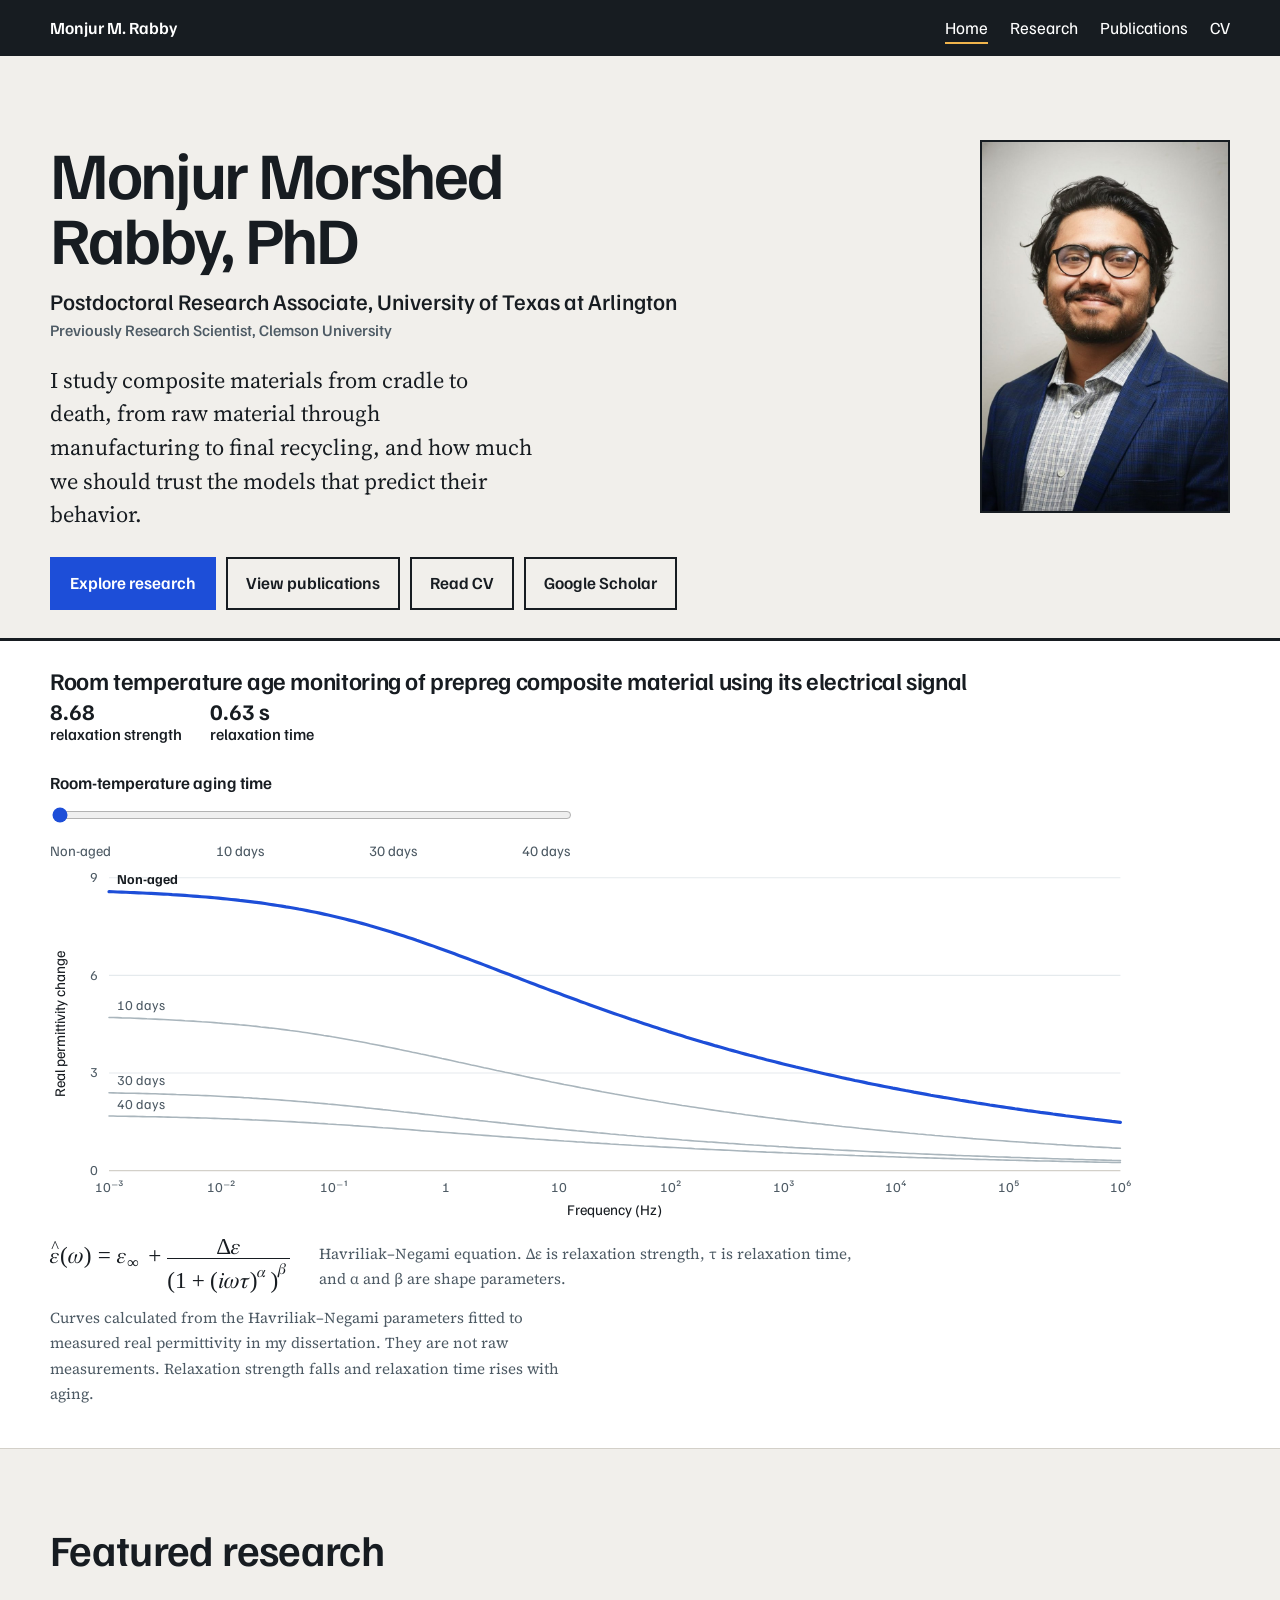
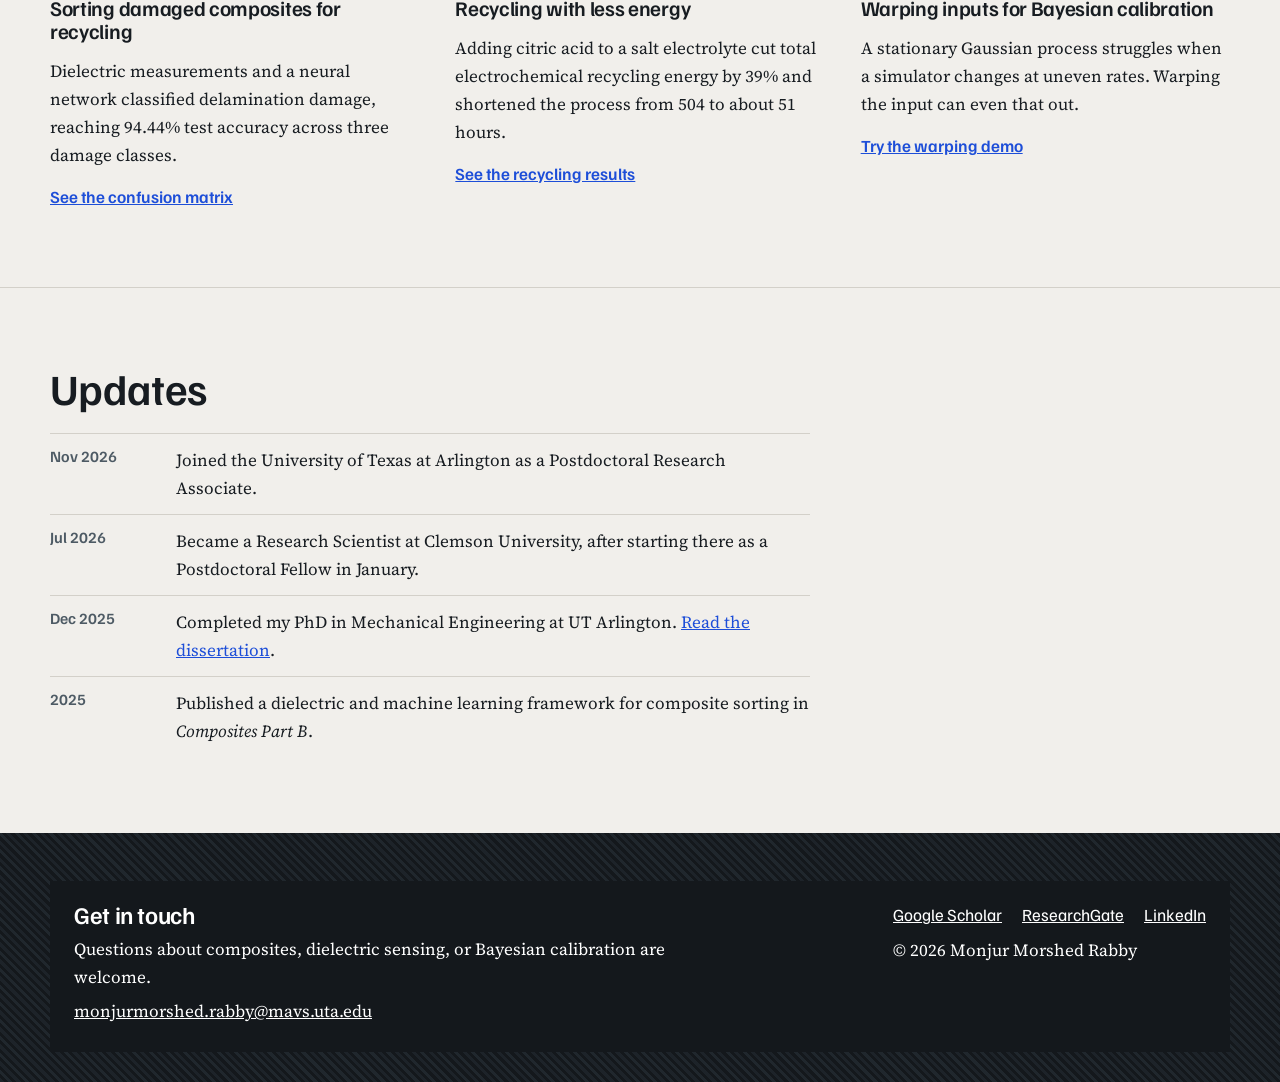
<file: index.html>
<!DOCTYPE html>
<html lang="en"><head><meta charset="UTF-8"><meta name="viewport" content="width=device-width, initial-scale=1">
<title>Monjur Morshed Rabby, PhD | Composites and Uncertainty Quantification</title><meta name="description" content="Monjur Morshed Rabby is a Postdoctoral Research Associate at UT Arlington and former Research Scientist at Clemson University, working on composite materials, dielectric sensing, and Bayesian uncertainty quantification."><link rel="canonical" href="https://mrabby07.github.io/">
<meta property="og:type" content="profile"><meta property="og:title" content="Monjur Morshed Rabby, PhD | Composites and Uncertainty Quantification"><meta property="og:description" content="Monjur Morshed Rabby is a Postdoctoral Research Associate at UT Arlington and former Research Scientist at Clemson University, working on composite materials, dielectric sensing, and Bayesian uncertainty quantification."><meta property="og:url" content="https://mrabby07.github.io/"><meta property="og:image" content="https://mrabby07.github.io/assets/img/headshot.jpg"><meta name="twitter:card" content="summary">
<link rel="icon" href="data:image/svg+xml,%3Csvg xmlns='http://www.w3.org/2000/svg' viewBox='0 0 32 32'%3E%3Crect width='32' height='32' fill='%23171C21'/%3E%3Cpath d='M3 9C10 9 12 24 19 24s7-3 10-3' fill='none' stroke='%23F0B44C' stroke-width='3' stroke-linecap='round'/%3E%3C/svg%3E">
<link rel="preconnect" href="https://fonts.googleapis.com"><link rel="preconnect" href="https://fonts.gstatic.com" crossorigin>
<link href="https://fonts.googleapis.com/css2?family=Familjen+Grotesk:wght@400;500;600;700&family=Source+Serif+4:ital,opsz,wght@0,8..60,400;0,8..60,600;1,8..60,400&display=swap" rel="stylesheet">
<link rel="stylesheet" href="assets/site.css"><script type="application/ld+json">{"@context":"https://schema.org","@type":"Person","name":"Monjur Morshed Rabby","image":"https://mrabby07.github.io/assets/img/headshot.jpg","honorificSuffix":"PhD","jobTitle":"Postdoctoral Research Associate","url":"https://mrabby07.github.io/","affiliation":{"@type":"CollegeOrUniversity","name":"University of Texas at Arlington"},"alumniOf":[{"@type":"CollegeOrUniversity","name":"University of Texas at Arlington"},{"@type":"CollegeOrUniversity","name":"Bangladesh University of Engineering and Technology"}],"sameAs":["https://scholar.google.com/citations?user=is3o6EQAAAAJ","https://www.researchgate.net/profile/Monjur-Morshed-Rabby","https://www.linkedin.com/in/monjur-morshed-rabby-phd-6b66141a7"]}</script></head><body>
<a class="skip" href="#main">Skip to content</a>
<nav class="nav" aria-label="Main"><div class="wrap"><a class="brand" href="index.html">Monjur M. Rabby</a><ul><li><a href="index.html" aria-current="page">Home</a></li><li><a href="research.html">Research</a></li><li><a href="publications.html">Publications</a></li><li><a href="cv.html">CV</a></li></ul></div></nav>
<main id="main"><header class="hero"><div class="wrap"><div class="hero-text"><img class="headshot" src="assets/img/headshot.jpg" alt="Portrait of Monjur Morshed Rabby" width="720" height="1080"><h1>Monjur Morshed<br>Rabby, PhD</h1>
<p class="title">Postdoctoral Research Associate, University of Texas at Arlington</p><p class="prev">Previously Research Scientist, Clemson University</p>
<p class="lede">I study composite materials from cradle to death, from raw material through manufacturing to final recycling, and how much we should trust the models that predict their behavior.</p>
<div class="actions"><a class="btn solid" href="research.html">Explore research</a><a class="btn" href="publications.html">View publications</a><a class="btn" href="cv.html">Read CV</a><a class="btn" href="https://scholar.google.com/citations?user=is3o6EQAAAAJ&amp;hl=en" target="_blank" rel="noopener">Google Scholar</a></div></div></div></header>
<div class="spectrum"><div class="wrap"><div class="spectrum-head"><div><h2>Room temperature age monitoring of prepreg composite material using its electrical signal</h2><p class="readout"><span><b id="r-s"></b>relaxation strength</span><span><b id="r-t"></b>relaxation time</span></p></div>
<div class="age"><label for="age">Room-temperature aging time</label><input id="age" type="range" min="0" max="3" step="1" value="0"><div class="ticks"><span>Non-aged</span><span>10 days</span><span>30 days</span><span>40 days</span></div></div></div>
<div class="plot" id="hn-plot"></div>
<div class="hn-eq"><math display="block" aria-label="Havriliak-Negami equation"><mover><mi>ε</mi><mo>^</mo></mover><mo stretchy="false">(</mo><mi>ω</mi><mo stretchy="false">)</mo><mo>=</mo><msub><mi>ε</mi><mi>∞</mi></msub><mo>+</mo><mfrac><mrow><mi mathvariant="normal">Δ</mi><mi>ε</mi></mrow><msup><mrow><mo>(</mo><mn>1</mn><mo>+</mo><msup><mrow><mo>(</mo><mi>i</mi><mi>ω</mi><mi>τ</mi><mo>)</mo></mrow><mi>α</mi></msup><mo>)</mo></mrow><mi>β</mi></msup></mfrac></math><p class="note">Havriliak–Negami equation. Δε is relaxation strength, τ is relaxation time, and α and β are shape parameters.</p></div><p class="note">Curves calculated from the Havriliak–Negami parameters fitted to measured real permittivity in my dissertation. They are not raw measurements. Relaxation strength falls and relaxation time rises with aging.</p></div></div>
<section><div class="wrap"><h2>Featured research</h2><div class="three" style="margin-top:24px">
<div><h3>Sorting damaged composites for recycling</h3><p>Dielectric measurements and a neural network classified delamination damage, reaching 94.44% test accuracy across three damage classes.</p><a href="research.html#damage">See the confusion matrix</a></div>
<div><h3>Recycling with less energy</h3><p>Adding citric acid to a salt electrolyte cut total electrochemical recycling energy by 39% and shortened the process from 504 to about 51 hours.</p><a href="research.html#recycling">See the recycling results</a></div>
<div><h3>Warping inputs for Bayesian calibration</h3><p>A stationary Gaussian process struggles when a simulator changes at uneven rates. Warping the input can even that out.</p><a href="research.html#calibration">Try the warping demo</a></div>
</div></div></section>
<section><div class="wrap"><h2>Updates</h2><ul class="updates">
<li><time>Nov 2026</time><span>Joined the University of Texas at Arlington as a Postdoctoral Research Associate.</span></li>
<li><time>Jul 2026</time><span>Became a Research Scientist at Clemson University, after starting there as a Postdoctoral Fellow in January.</span></li>
<li><time>Dec 2025</time><span>Completed my PhD in Mechanical Engineering at UT Arlington. <a href="https://mavmatrix.uta.edu/mechaerospace_dissertations/439" target="_blank" rel="noopener">Read the dissertation</a>.</span></li>
<li><time>2025</time><span>Published a dielectric and machine learning framework for composite sorting in <i>Composites Part B</i>.</span></li>
</ul></div></section></main>
<footer id="contact"><div class="wrap"><div class="inner"><div><h2>Get in touch</h2><p>Questions about composites, dielectric sensing, or Bayesian calibration are welcome.</p><p><a href="mailto:monjurmorshed.rabby@mavs.uta.edu">monjurmorshed.rabby@mavs.uta.edu</a></p></div><div><ul><li><a href="https://scholar.google.com/citations?user=is3o6EQAAAAJ&amp;hl=en" rel="noopener" target="_blank">Google Scholar</a></li><li><a href="https://www.researchgate.net/profile/Monjur-Morshed-Rabby" rel="noopener" target="_blank">ResearchGate</a></li><li><a href="https://www.linkedin.com/in/monjur-morshed-rabby-phd-6b66141a7" rel="noopener" target="_blank">LinkedIn</a></li></ul><p class="small">© 2026 Monjur Morshed Rabby</p></div></div></div></footer>
<script src="assets/site.js"></script></body></html>
</file>
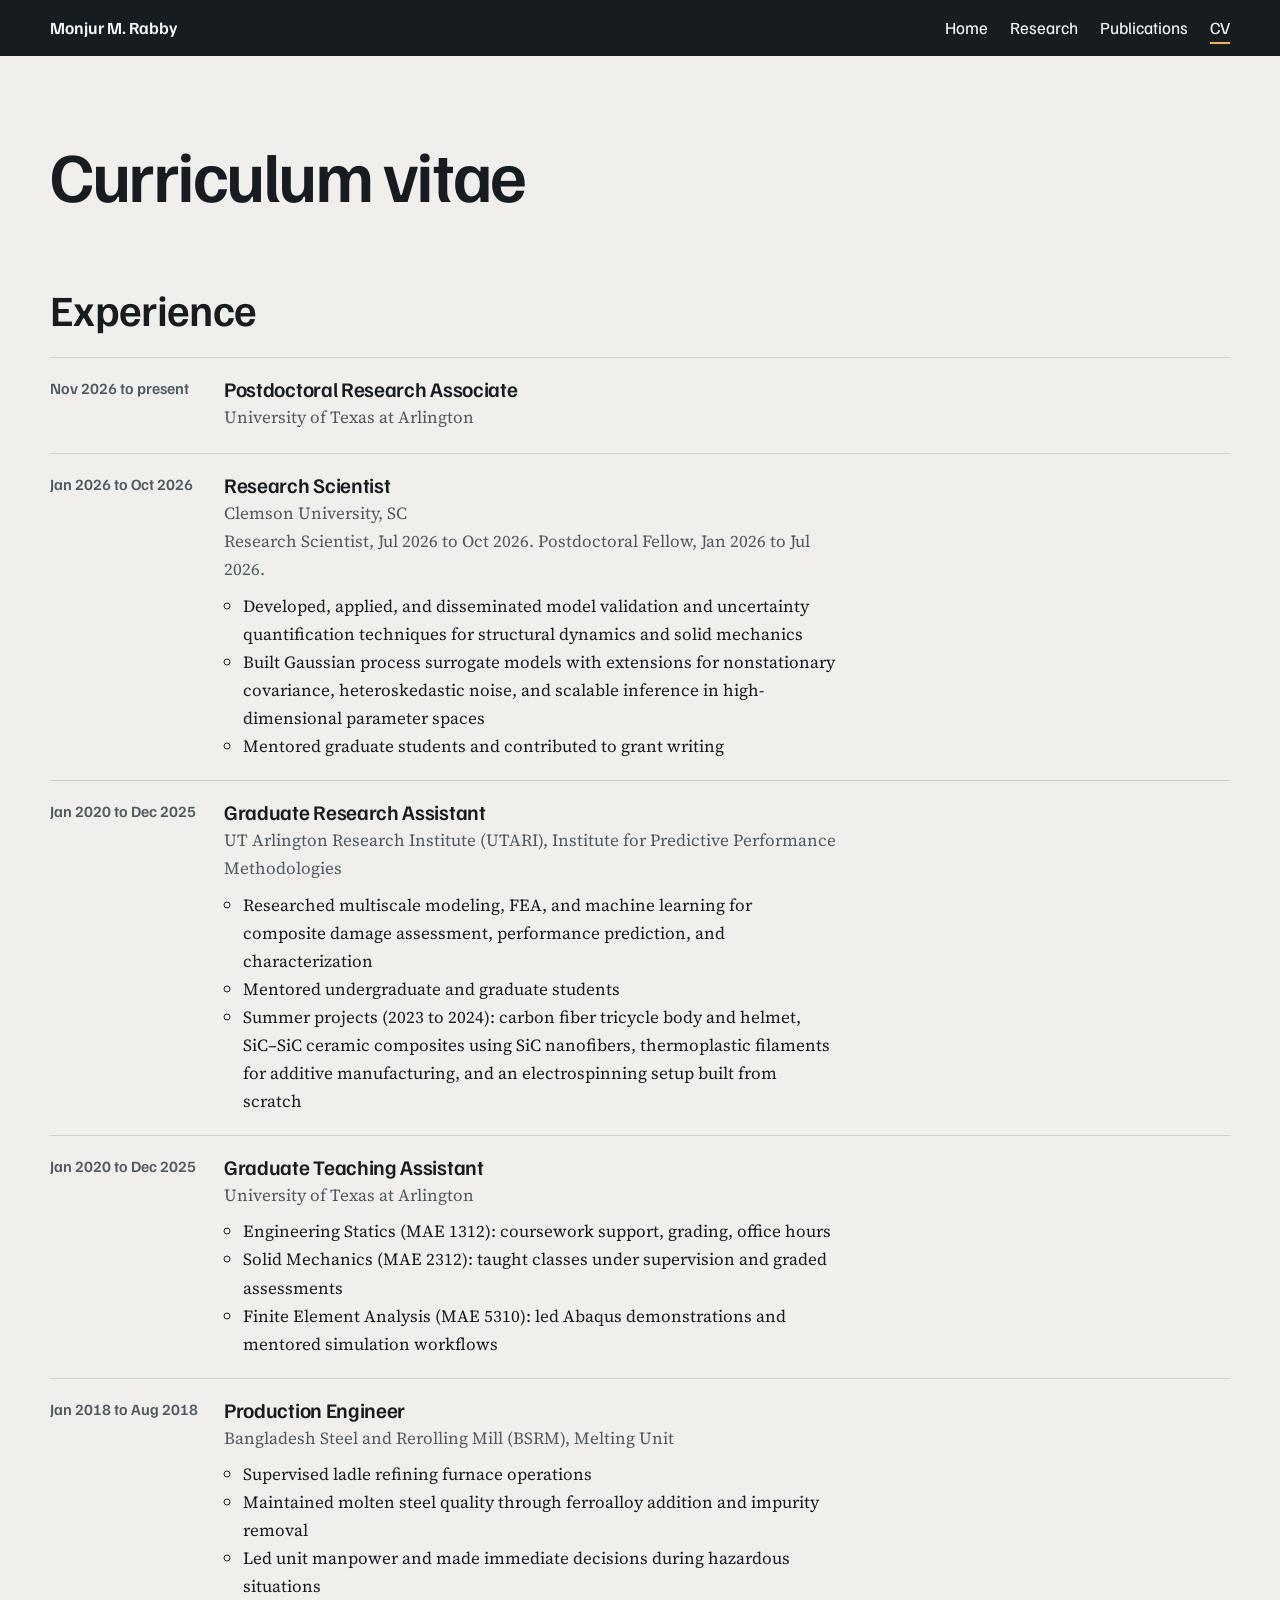
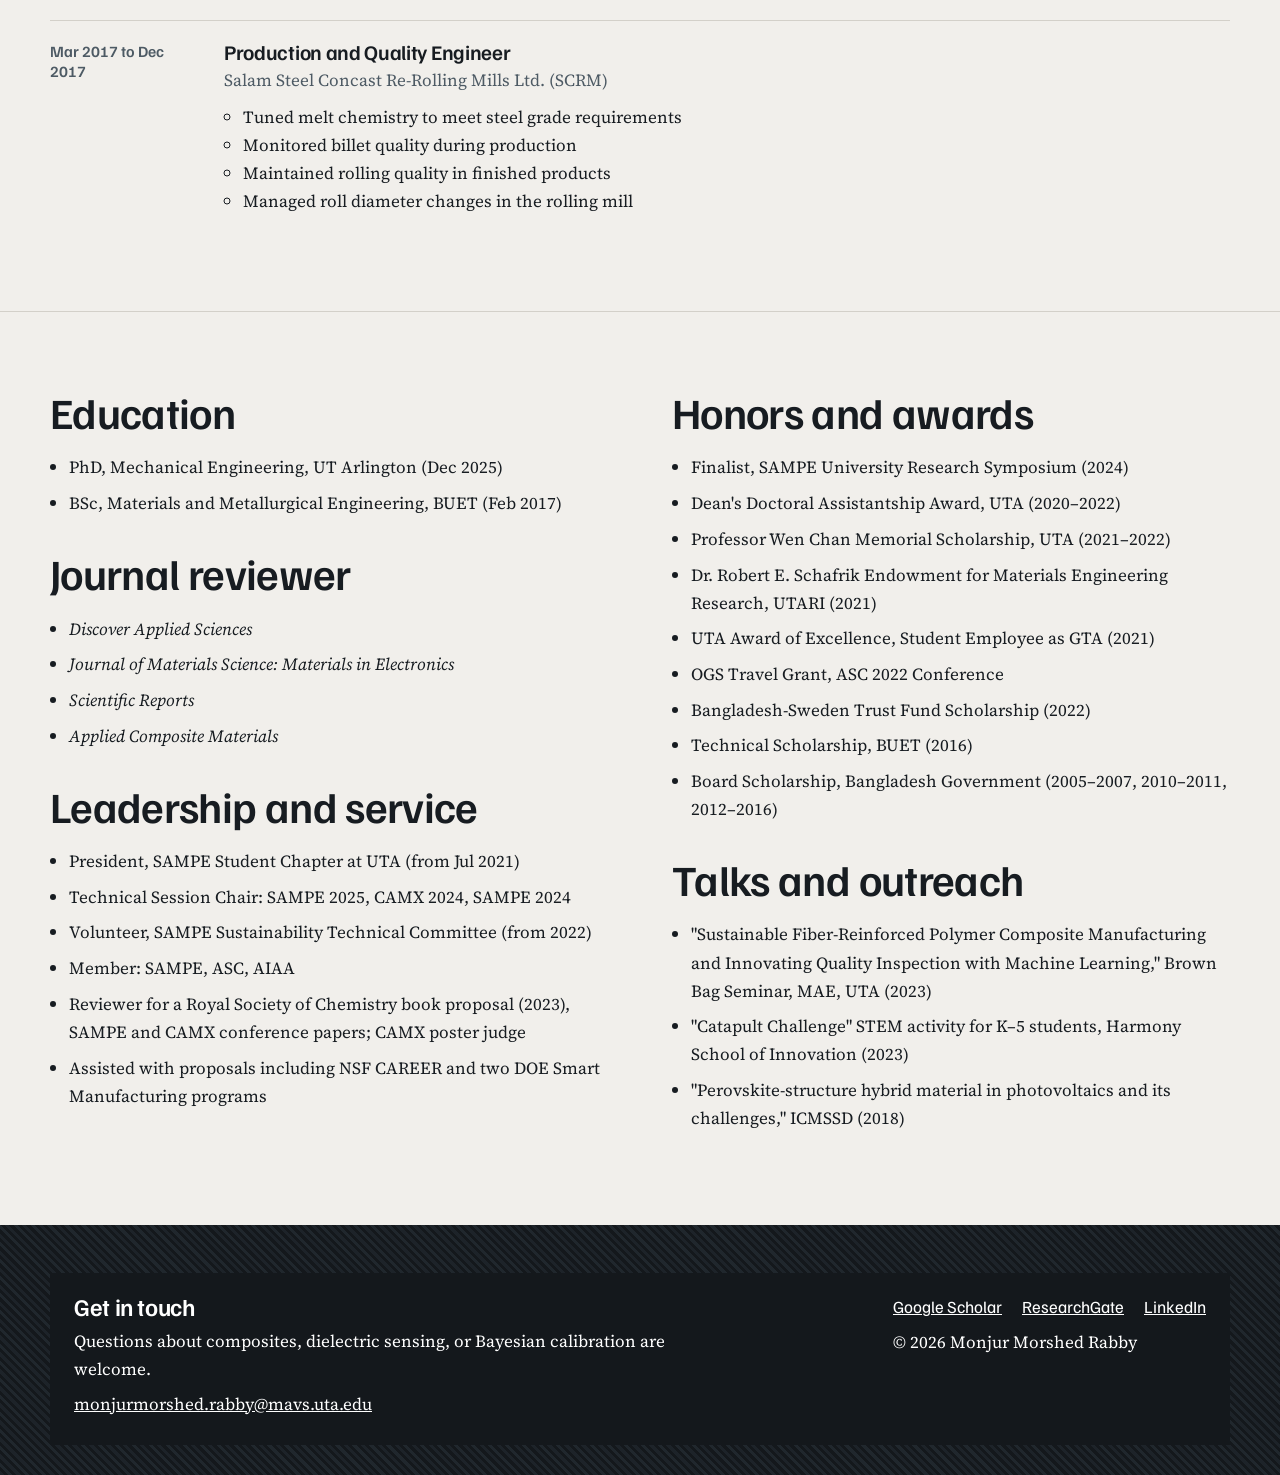
<file: cv.html>
<!DOCTYPE html>
<html lang="en"><head><meta charset="UTF-8"><meta name="viewport" content="width=device-width, initial-scale=1">
<title>CV | Monjur Morshed Rabby</title><meta name="description" content="Experience, education, honors, and service of Monjur Morshed Rabby."><link rel="canonical" href="https://mrabby07.github.io/cv.html">
<meta property="og:type" content="profile"><meta property="og:title" content="CV | Monjur Morshed Rabby"><meta property="og:description" content="Experience, education, honors, and service of Monjur Morshed Rabby."><meta property="og:url" content="https://mrabby07.github.io/cv.html"><meta name="twitter:card" content="summary">
<link rel="icon" href="data:image/svg+xml,%3Csvg xmlns='http://www.w3.org/2000/svg' viewBox='0 0 32 32'%3E%3Crect width='32' height='32' fill='%23171C21'/%3E%3Cpath d='M3 9C10 9 12 24 19 24s7-3 10-3' fill='none' stroke='%23F0B44C' stroke-width='3' stroke-linecap='round'/%3E%3C/svg%3E">
<link rel="preconnect" href="https://fonts.googleapis.com"><link rel="preconnect" href="https://fonts.gstatic.com" crossorigin>
<link href="https://fonts.googleapis.com/css2?family=Familjen+Grotesk:wght@400;500;600;700&family=Source+Serif+4:ital,opsz,wght@0,8..60,400;0,8..60,600;1,8..60,400&display=swap" rel="stylesheet">
<link rel="stylesheet" href="assets/site.css"></head><body>
<a class="skip" href="#main">Skip to content</a>
<nav class="nav" aria-label="Main"><div class="wrap"><a class="brand" href="index.html">Monjur M. Rabby</a><ul><li><a href="index.html">Home</a></li><li><a href="research.html">Research</a></li><li><a href="publications.html">Publications</a></li><li><a href="cv.html" aria-current="page">CV</a></li></ul></div></nav>
<main id="main"><header class="hero" style="padding-bottom:0"><div class="wrap"><h1 style="font-size:clamp(2.4rem,6vw,4.4rem)">Curriculum vitae</h1></div></header><section style="border:0"><div class="wrap"><h2>Experience</h2><ul class="tl"><li><time>Nov 2026 to present</time><div><h3>Postdoctoral Research Associate</h3><p class="org">University of Texas at Arlington</p></div></li><li><time>Jan 2026 to Oct 2026</time><div><h3>Research Scientist</h3><p class="org">Clemson University, SC<br>Research Scientist, Jul 2026 to Oct 2026. Postdoctoral Fellow, Jan 2026 to Jul 2026.</p><ul><li>Developed, applied, and disseminated model validation and uncertainty quantification techniques for structural dynamics and solid mechanics</li><li>Built Gaussian process surrogate models with extensions for nonstationary covariance, heteroskedastic noise, and scalable inference in high-dimensional parameter spaces</li><li>Mentored graduate students and contributed to grant writing</li></ul></div></li><li><time>Jan 2020 to Dec 2025</time><div><h3>Graduate Research Assistant</h3><p class="org">UT Arlington Research Institute (UTARI), Institute for Predictive Performance Methodologies</p><ul><li>Researched multiscale modeling, FEA, and machine learning for composite damage assessment, performance prediction, and characterization</li><li>Mentored undergraduate and graduate students</li><li>Summer projects (2023 to 2024): carbon fiber tricycle body and helmet, SiC–SiC ceramic composites using SiC nanofibers, thermoplastic filaments for additive manufacturing, and an electrospinning setup built from scratch</li></ul></div></li><li><time>Jan 2020 to Dec 2025</time><div><h3>Graduate Teaching Assistant</h3><p class="org">University of Texas at Arlington</p><ul><li>Engineering Statics (MAE 1312): coursework support, grading, office hours</li><li>Solid Mechanics (MAE 2312): taught classes under supervision and graded assessments</li><li>Finite Element Analysis (MAE 5310): led Abaqus demonstrations and mentored simulation workflows</li></ul></div></li><li><time>Jan 2018 to Aug 2018</time><div><h3>Production Engineer</h3><p class="org">Bangladesh Steel and Rerolling Mill (BSRM), Melting Unit</p><ul><li>Supervised ladle refining furnace operations</li><li>Maintained molten steel quality through ferroalloy addition and impurity removal</li><li>Led unit manpower and made immediate decisions during hazardous situations</li></ul></div></li><li><time>Mar 2017 to Dec 2017</time><div><h3>Production and Quality Engineer</h3><p class="org">Salam Steel Concast Re-Rolling Mills Ltd. (SCRM)</p><ul><li>Tuned melt chemistry to meet steel grade requirements</li><li>Monitored billet quality during production</li><li>Maintained rolling quality in finished products</li><li>Managed roll diameter changes in the rolling mill</li></ul></div></li></ul></div></section>
<section><div class="wrap lists"><div><h2>Education</h2><ul><li>PhD, Mechanical Engineering, UT Arlington (Dec 2025)</li><li>BSc, Materials and Metallurgical Engineering, BUET (Feb 2017)</li></ul>
<h2 style="margin-top:32px">Journal reviewer</h2><ul><li><i>Discover Applied Sciences</i></li><li><i>Journal of Materials Science: Materials in Electronics</i></li><li><i>Scientific Reports</i></li><li><i>Applied Composite Materials</i></li></ul><h2 style="margin-top:32px">Leadership and service</h2><ul><li>President, SAMPE Student Chapter at UTA (from Jul 2021)</li><li>Technical Session Chair: SAMPE 2025, CAMX 2024, SAMPE 2024</li><li>Volunteer, SAMPE Sustainability Technical Committee (from 2022)</li><li>Member: SAMPE, ASC, AIAA</li><li>Reviewer for a Royal Society of Chemistry book proposal (2023), SAMPE and CAMX conference papers; CAMX poster judge</li><li>Assisted with proposals including NSF CAREER and two DOE Smart Manufacturing programs</li></ul></div>
<div><h2>Honors and awards</h2><ul><li>Finalist, SAMPE University Research Symposium (2024)</li><li>Dean's Doctoral Assistantship Award, UTA (2020–2022)</li><li>Professor Wen Chan Memorial Scholarship, UTA (2021–2022)</li><li>Dr. Robert E. Schafrik Endowment for Materials Engineering Research, UTARI (2021)</li><li>UTA Award of Excellence, Student Employee as GTA (2021)</li><li>OGS Travel Grant, ASC 2022 Conference</li><li>Bangladesh-Sweden Trust Fund Scholarship (2022)</li><li>Technical Scholarship, BUET (2016)</li><li>Board Scholarship, Bangladesh Government (2005–2007, 2010–2011, 2012–2016)</li></ul>
<h2 style="margin-top:32px">Talks and outreach</h2><ul><li>"Sustainable Fiber-Reinforced Polymer Composite Manufacturing and Innovating Quality Inspection with Machine Learning," Brown Bag Seminar, MAE, UTA (2023)</li><li>"Catapult Challenge" STEM activity for K–5 students, Harmony School of Innovation (2023)</li><li>"Perovskite-structure hybrid material in photovoltaics and its challenges," ICMSSD (2018)</li></ul></div></div></section></main>
<footer id="contact"><div class="wrap"><div class="inner"><div><h2>Get in touch</h2><p>Questions about composites, dielectric sensing, or Bayesian calibration are welcome.</p><p><a href="mailto:monjurmorshed.rabby@mavs.uta.edu">monjurmorshed.rabby@mavs.uta.edu</a></p></div><div><ul><li><a href="https://scholar.google.com/citations?user=is3o6EQAAAAJ&amp;hl=en" rel="noopener" target="_blank">Google Scholar</a></li><li><a href="https://www.researchgate.net/profile/Monjur-Morshed-Rabby" rel="noopener" target="_blank">ResearchGate</a></li><li><a href="https://www.linkedin.com/in/monjur-morshed-rabby-phd-6b66141a7" rel="noopener" target="_blank">LinkedIn</a></li></ul><p class="small">© 2026 Monjur Morshed Rabby</p></div></div></div></footer>
<script src="assets/site.js"></script></body></html>
</file>
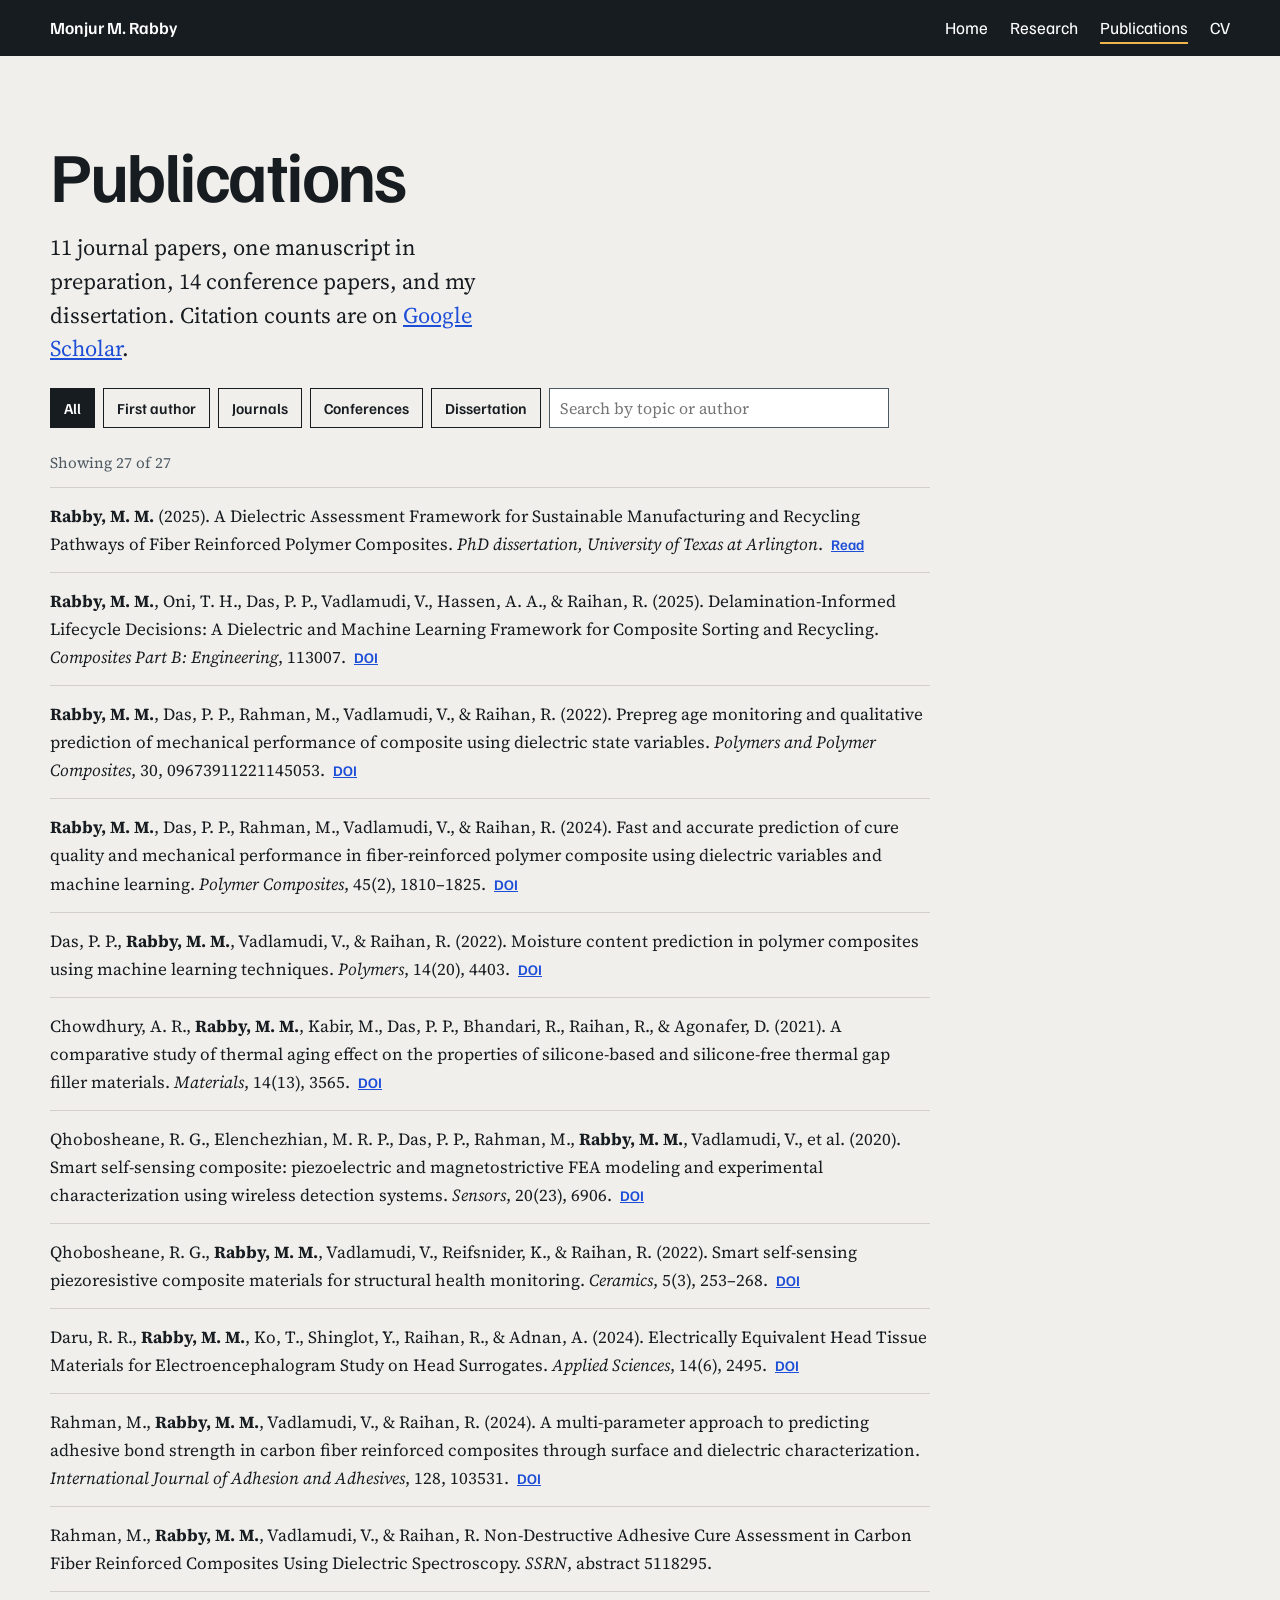
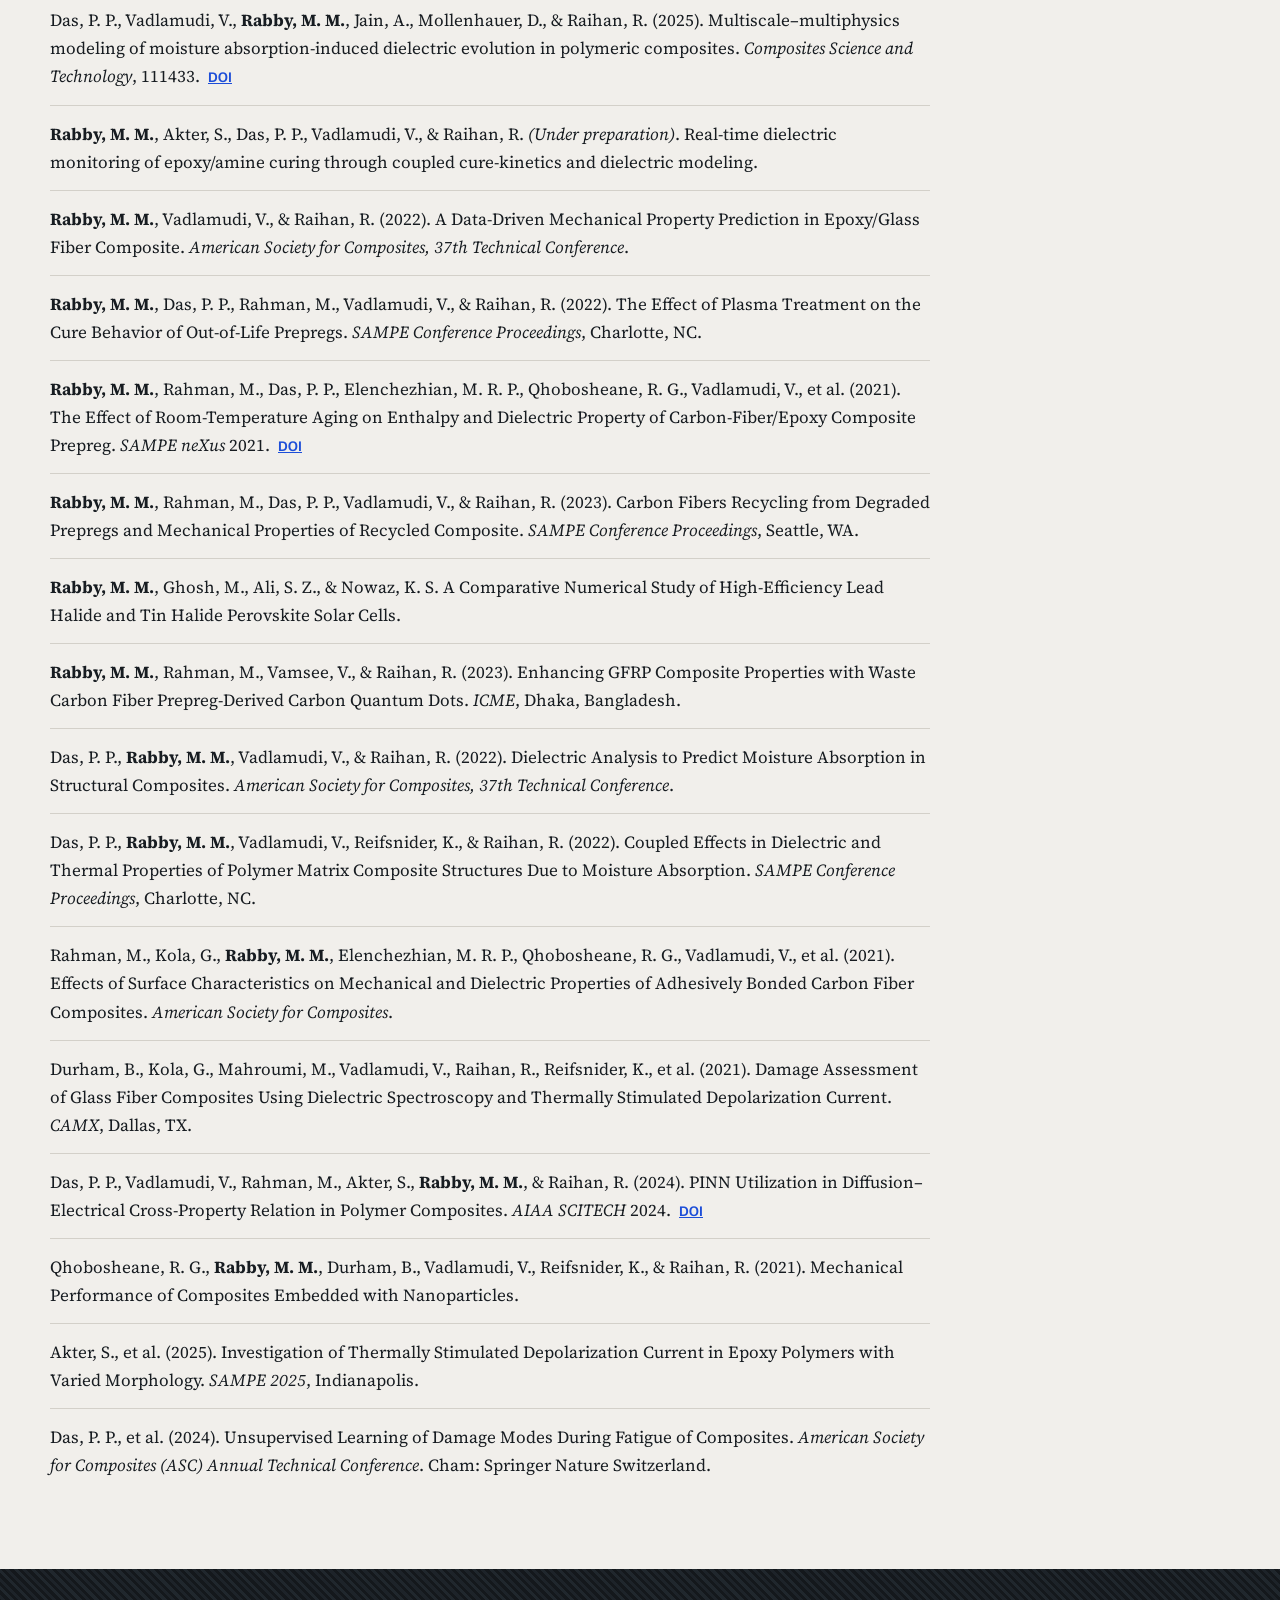
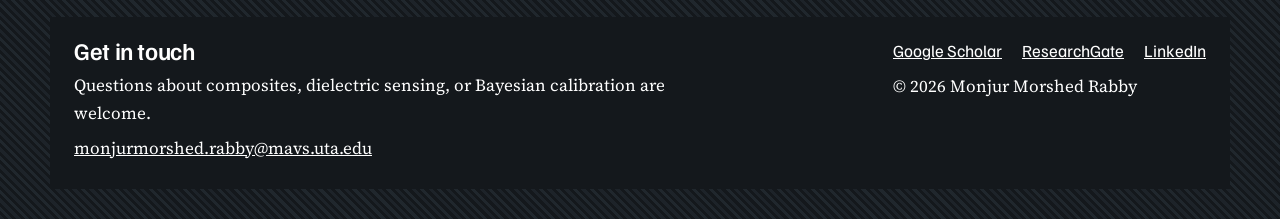
<file: publications.html>
<!DOCTYPE html>
<html lang="en"><head><meta charset="UTF-8"><meta name="viewport" content="width=device-width, initial-scale=1">
<title>Publications | Monjur Morshed Rabby</title><meta name="description" content="Journal papers, conference papers, and dissertation by Monjur Morshed Rabby."><link rel="canonical" href="https://mrabby07.github.io/publications.html">
<meta property="og:type" content="profile"><meta property="og:title" content="Publications | Monjur Morshed Rabby"><meta property="og:description" content="Journal papers, conference papers, and dissertation by Monjur Morshed Rabby."><meta property="og:url" content="https://mrabby07.github.io/publications.html"><meta name="twitter:card" content="summary">
<link rel="icon" href="data:image/svg+xml,%3Csvg xmlns='http://www.w3.org/2000/svg' viewBox='0 0 32 32'%3E%3Crect width='32' height='32' fill='%23171C21'/%3E%3Cpath d='M3 9C10 9 12 24 19 24s7-3 10-3' fill='none' stroke='%23F0B44C' stroke-width='3' stroke-linecap='round'/%3E%3C/svg%3E">
<link rel="preconnect" href="https://fonts.googleapis.com"><link rel="preconnect" href="https://fonts.gstatic.com" crossorigin>
<link href="https://fonts.googleapis.com/css2?family=Familjen+Grotesk:wght@400;500;600;700&family=Source+Serif+4:ital,opsz,wght@0,8..60,400;0,8..60,600;1,8..60,400&display=swap" rel="stylesheet">
<link rel="stylesheet" href="assets/site.css"></head><body>
<a class="skip" href="#main">Skip to content</a>
<nav class="nav" aria-label="Main"><div class="wrap"><a class="brand" href="index.html">Monjur M. Rabby</a><ul><li><a href="index.html">Home</a></li><li><a href="research.html">Research</a></li><li><a href="publications.html" aria-current="page">Publications</a></li><li><a href="cv.html">CV</a></li></ul></div></nav>
<main id="main"><header class="hero" style="padding-bottom:0"><div class="wrap"><h1 style="font-size:clamp(2.4rem,6vw,4.4rem)">Publications</h1><p class="lede">11 journal papers, one manuscript in preparation, 14 conference papers, and my dissertation. Citation counts are on <a href="https://scholar.google.com/citations?user=is3o6EQAAAAJ&amp;hl=en" target="_blank" rel="noopener">Google Scholar</a>.</p></div></header>
<section style="border:0;padding-top:0"><div class="wrap"><div class="filters"><button data-filter="all" aria-pressed="true">All</button><button data-filter="first" aria-pressed="false">First author</button><button data-filter="journal" aria-pressed="false">Journals</button><button data-filter="conference" aria-pressed="false">Conferences</button><button data-filter="dissertation" aria-pressed="false">Dissertation</button><input id="pub-q" type="search" placeholder="Search by topic or author" aria-label="Search publications"></div><p id="pub-count" class="note" role="status"></p><ul class="pubs" id="pubs"><li data-tags="dissertation first"><strong>Rabby, M. M.</strong> (2025). A Dielectric Assessment Framework for Sustainable Manufacturing and Recycling Pathways of Fiber Reinforced Polymer Composites. <span class="venue">PhD dissertation, University of Texas at Arlington</span>. <a href="https://mavmatrix.uta.edu/mechaerospace_dissertations/439" target="_blank" rel="noopener">Read</a></li>
<li data-tags="journal first"><strong>Rabby, M. M.</strong>, Oni, T. H., Das, P. P., Vadlamudi, V., Hassen, A. A., &amp; Raihan, R. (2025). Delamination-Informed Lifecycle Decisions: A Dielectric and Machine Learning Framework for Composite Sorting and Recycling. <span class="venue">Composites Part B: Engineering</span>, 113007. <a href="https://doi.org/10.1016/j.compositesb.2025.113007" target="_blank" rel="noopener">DOI</a></li>
<li data-tags="journal first"><strong>Rabby, M. M.</strong>, Das, P. P., Rahman, M., Vadlamudi, V., &amp; Raihan, R. (2022). Prepreg age monitoring and qualitative prediction of mechanical performance of composite using dielectric state variables. <span class="venue">Polymers and Polymer Composites</span>, 30, 09673911221145053. <a href="https://doi.org/10.1177/09673911221145053" target="_blank" rel="noopener">DOI</a></li>
<li data-tags="journal first"><strong>Rabby, M. M.</strong>, Das, P. P., Rahman, M., Vadlamudi, V., &amp; Raihan, R. (2024). Fast and accurate prediction of cure quality and mechanical performance in fiber-reinforced polymer composite using dielectric variables and machine learning. <span class="venue">Polymer Composites</span>, 45(2), 1810–1825. <a href="https://doi.org/10.1002/pc.27891" target="_blank" rel="noopener">DOI</a></li>
<li data-tags="journal">Das, P. P., <strong>Rabby, M. M.</strong>, Vadlamudi, V., &amp; Raihan, R. (2022). Moisture content prediction in polymer composites using machine learning techniques. <span class="venue">Polymers</span>, 14(20), 4403. <a href="https://doi.org/10.3390/polym14204403" target="_blank" rel="noopener">DOI</a></li>
<li data-tags="journal">Chowdhury, A. R., <strong>Rabby, M. M.</strong>, Kabir, M., Das, P. P., Bhandari, R., Raihan, R., &amp; Agonafer, D. (2021). A comparative study of thermal aging effect on the properties of silicone-based and silicone-free thermal gap filler materials. <span class="venue">Materials</span>, 14(13), 3565. <a href="https://doi.org/10.3390/ma14133565" target="_blank" rel="noopener">DOI</a></li>
<li data-tags="journal">Qhobosheane, R. G., Elenchezhian, M. R. P., Das, P. P., Rahman, M., <strong>Rabby, M. M.</strong>, Vadlamudi, V., et al. (2020). Smart self-sensing composite: piezoelectric and magnetostrictive FEA modeling and experimental characterization using wireless detection systems. <span class="venue">Sensors</span>, 20(23), 6906. <a href="https://doi.org/10.3390/s20236906" target="_blank" rel="noopener">DOI</a></li>
<li data-tags="journal">Qhobosheane, R. G., <strong>Rabby, M. M.</strong>, Vadlamudi, V., Reifsnider, K., &amp; Raihan, R. (2022). Smart self-sensing piezoresistive composite materials for structural health monitoring. <span class="venue">Ceramics</span>, 5(3), 253–268. <a href="https://doi.org/10.3390/ceramics5030020" target="_blank" rel="noopener">DOI</a></li>
<li data-tags="journal">Daru, R. R., <strong>Rabby, M. M.</strong>, Ko, T., Shinglot, Y., Raihan, R., &amp; Adnan, A. (2024). Electrically Equivalent Head Tissue Materials for Electroencephalogram Study on Head Surrogates. <span class="venue">Applied Sciences</span>, 14(6), 2495. <a href="https://doi.org/10.3390/app14062495" target="_blank" rel="noopener">DOI</a></li>
<li data-tags="journal">Rahman, M., <strong>Rabby, M. M.</strong>, Vadlamudi, V., &amp; Raihan, R. (2024). A multi-parameter approach to predicting adhesive bond strength in carbon fiber reinforced composites through surface and dielectric characterization. <span class="venue">International Journal of Adhesion and Adhesives</span>, 128, 103531. <a href="https://doi.org/10.1016/j.ijadhadh.2023.103531" target="_blank" rel="noopener">DOI</a></li>
<li data-tags="journal">Rahman, M., <strong>Rabby, M. M.</strong>, Vadlamudi, V., &amp; Raihan, R. Non-Destructive Adhesive Cure Assessment in Carbon Fiber Reinforced Composites Using Dielectric Spectroscopy. <span class="venue">SSRN</span>, abstract 5118295.</li>
<li data-tags="journal">Das, P. P., Vadlamudi, V., <strong>Rabby, M. M.</strong>, Jain, A., Mollenhauer, D., &amp; Raihan, R. (2025). Multiscale–multiphysics modeling of moisture absorption-induced dielectric evolution in polymeric composites. <span class="venue">Composites Science and Technology</span>, 111433. <a href="https://doi.org/10.1016/j.compscitech.2025.111433" target="_blank" rel="noopener">DOI</a></li>
<li data-tags="prep first"><strong>Rabby, M. M.</strong>, Akter, S., Das, P. P., Vadlamudi, V., &amp; Raihan, R. <em>(Under preparation)</em>. Real-time dielectric monitoring of epoxy/amine curing through coupled cure-kinetics and dielectric modeling.</li>
<li data-tags="conference first"><strong>Rabby, M. M.</strong>, Vadlamudi, V., &amp; Raihan, R. (2022). A Data-Driven Mechanical Property Prediction in Epoxy/Glass Fiber Composite. <span class="venue">American Society for Composites, 37th Technical Conference</span>.</li>
<li data-tags="conference first"><strong>Rabby, M. M.</strong>, Das, P. P., Rahman, M., Vadlamudi, V., &amp; Raihan, R. (2022). The Effect of Plasma Treatment on the Cure Behavior of Out-of-Life Prepregs. <span class="venue">SAMPE Conference Proceedings</span>, Charlotte, NC.</li>
<li data-tags="conference first"><strong>Rabby, M. M.</strong>, Rahman, M., Das, P. P., Elenchezhian, M. R. P., Qhobosheane, R. G., Vadlamudi, V., et al. (2021). The Effect of Room-Temperature Aging on Enthalpy and Dielectric Property of Carbon-Fiber/Epoxy Composite Prepreg. <span class="venue">SAMPE neXus</span> 2021. <a href="https://doi.org/10.33599/nasampe/s.21.0483" target="_blank" rel="noopener">DOI</a></li>
<li data-tags="conference first"><strong>Rabby, M. M.</strong>, Rahman, M., Das, P. P., Vadlamudi, V., &amp; Raihan, R. (2023). Carbon Fibers Recycling from Degraded Prepregs and Mechanical Properties of Recycled Composite. <span class="venue">SAMPE Conference Proceedings</span>, Seattle, WA.</li>
<li data-tags="conference first"><strong>Rabby, M. M.</strong>, Ghosh, M., Ali, S. Z., &amp; Nowaz, K. S. A Comparative Numerical Study of High-Efficiency Lead Halide and Tin Halide Perovskite Solar Cells.</li>
<li data-tags="conference first"><strong>Rabby, M. M.</strong>, Rahman, M., Vamsee, V., &amp; Raihan, R. (2023). Enhancing GFRP Composite Properties with Waste Carbon Fiber Prepreg-Derived Carbon Quantum Dots. <span class="venue">ICME</span>, Dhaka, Bangladesh.</li>
<li data-tags="conference">Das, P. P., <strong>Rabby, M. M.</strong>, Vadlamudi, V., &amp; Raihan, R. (2022). Dielectric Analysis to Predict Moisture Absorption in Structural Composites. <span class="venue">American Society for Composites, 37th Technical Conference</span>.</li>
<li data-tags="conference">Das, P. P., <strong>Rabby, M. M.</strong>, Vadlamudi, V., Reifsnider, K., &amp; Raihan, R. (2022). Coupled Effects in Dielectric and Thermal Properties of Polymer Matrix Composite Structures Due to Moisture Absorption. <span class="venue">SAMPE Conference Proceedings</span>, Charlotte, NC.</li>
<li data-tags="conference">Rahman, M., Kola, G., <strong>Rabby, M. M.</strong>, Elenchezhian, M. R. P., Qhobosheane, R. G., Vadlamudi, V., et al. (2021). Effects of Surface Characteristics on Mechanical and Dielectric Properties of Adhesively Bonded Carbon Fiber Composites. <span class="venue">American Society for Composites</span>.</li>
<li data-tags="conference">Durham, B., Kola, G., Mahroumi, M., Vadlamudi, V., Raihan, R., Reifsnider, K., et al. (2021). Damage Assessment of Glass Fiber Composites Using Dielectric Spectroscopy and Thermally Stimulated Depolarization Current. <span class="venue">CAMX</span>, Dallas, TX.</li>
<li data-tags="conference">Das, P. P., Vadlamudi, V., Rahman, M., Akter, S., <strong>Rabby, M. M.</strong>, &amp; Raihan, R. (2024). PINN Utilization in Diffusion–Electrical Cross-Property Relation in Polymer Composites. <span class="venue">AIAA SCITECH</span> 2024. <a href="https://doi.org/10.2514/6.2024-0774" target="_blank" rel="noopener">DOI</a></li>
<li data-tags="conference">Qhobosheane, R. G., <strong>Rabby, M. M.</strong>, Durham, B., Vadlamudi, V., Reifsnider, K., &amp; Raihan, R. (2021). Mechanical Performance of Composites Embedded with Nanoparticles.</li>
<li data-tags="conference">Akter, S., et al. (2025). Investigation of Thermally Stimulated Depolarization Current in Epoxy Polymers with Varied Morphology. <span class="venue">SAMPE 2025</span>, Indianapolis.</li>
<li data-tags="conference">Das, P. P., et al. (2024). Unsupervised Learning of Damage Modes During Fatigue of Composites. <span class="venue">American Society for Composites (ASC) Annual Technical Conference</span>. Cham: Springer Nature Switzerland.</li>
</ul></div></section></main>
<footer id="contact"><div class="wrap"><div class="inner"><div><h2>Get in touch</h2><p>Questions about composites, dielectric sensing, or Bayesian calibration are welcome.</p><p><a href="mailto:monjurmorshed.rabby@mavs.uta.edu">monjurmorshed.rabby@mavs.uta.edu</a></p></div><div><ul><li><a href="https://scholar.google.com/citations?user=is3o6EQAAAAJ&amp;hl=en" rel="noopener" target="_blank">Google Scholar</a></li><li><a href="https://www.researchgate.net/profile/Monjur-Morshed-Rabby" rel="noopener" target="_blank">ResearchGate</a></li><li><a href="https://www.linkedin.com/in/monjur-morshed-rabby-phd-6b66141a7" rel="noopener" target="_blank">LinkedIn</a></li></ul><p class="small">© 2026 Monjur Morshed Rabby</p></div></div></div></footer>
<script src="assets/site.js"></script></body></html>
</file>
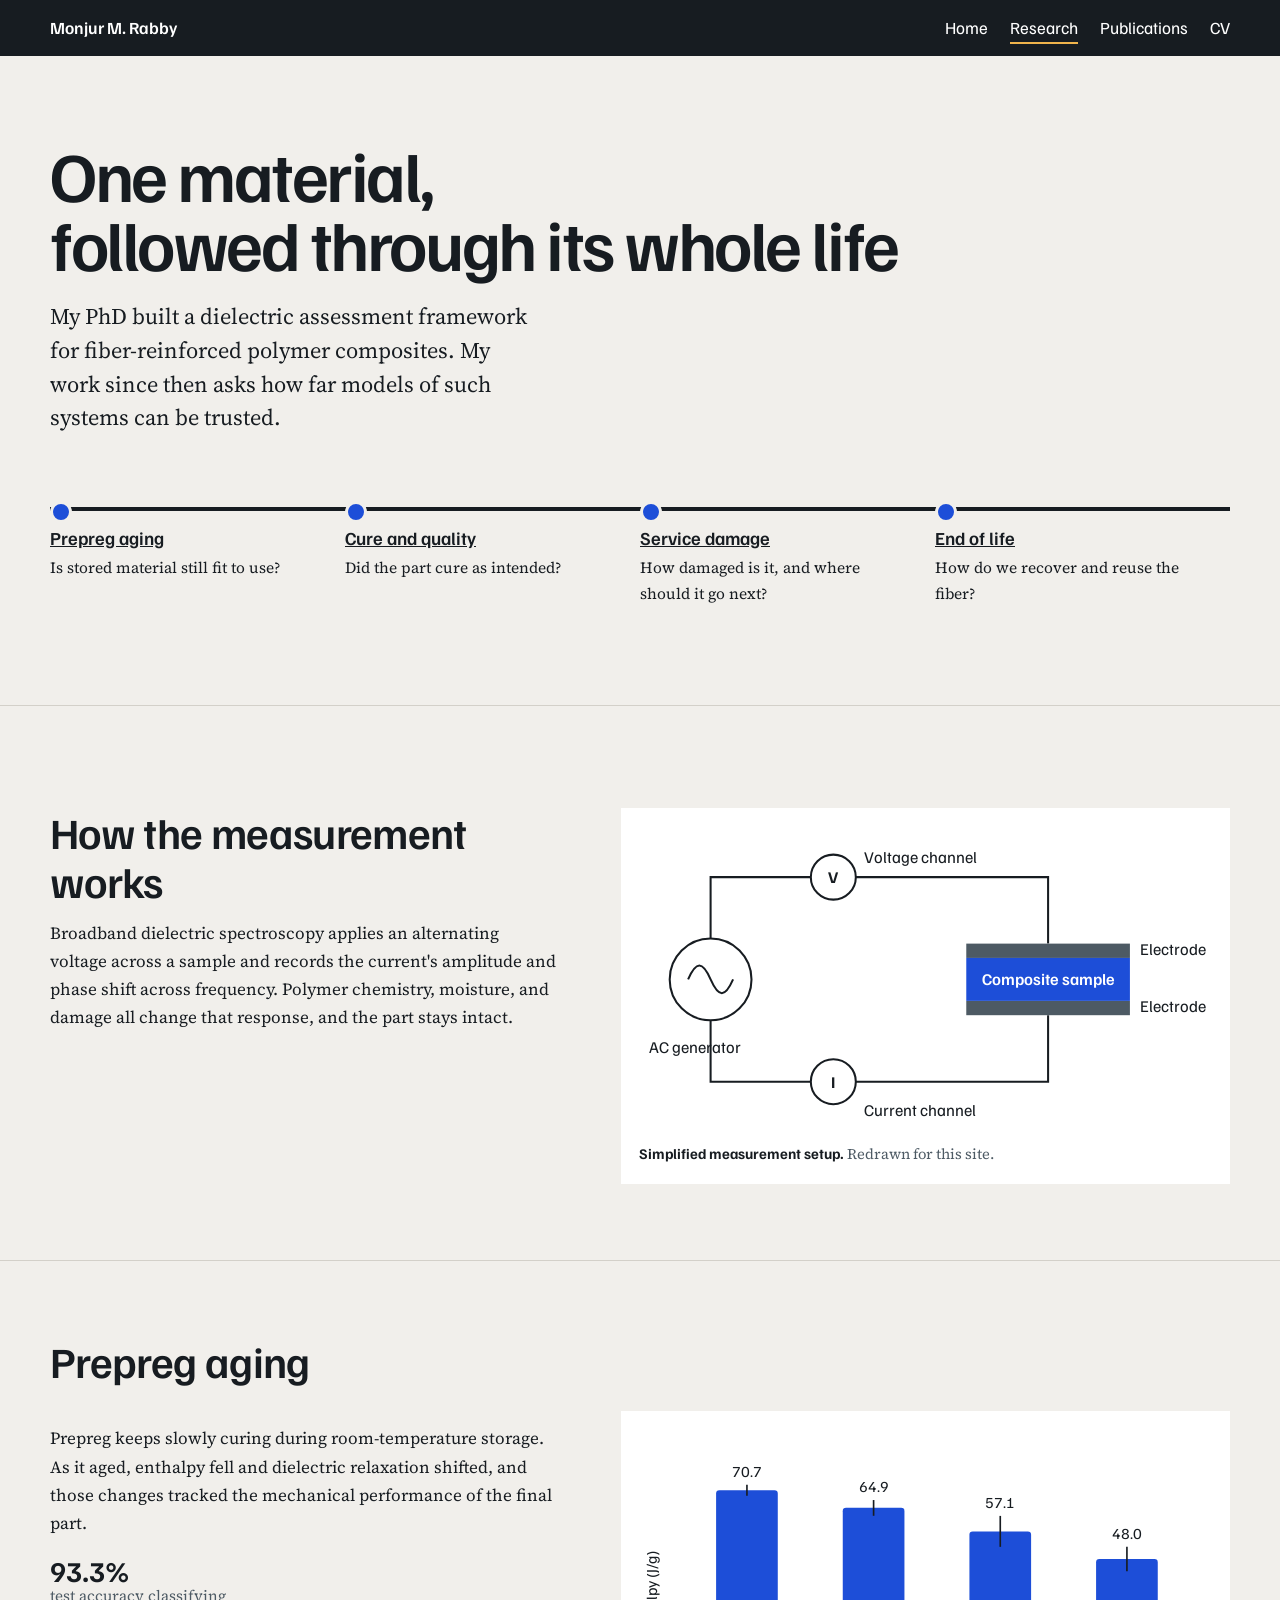
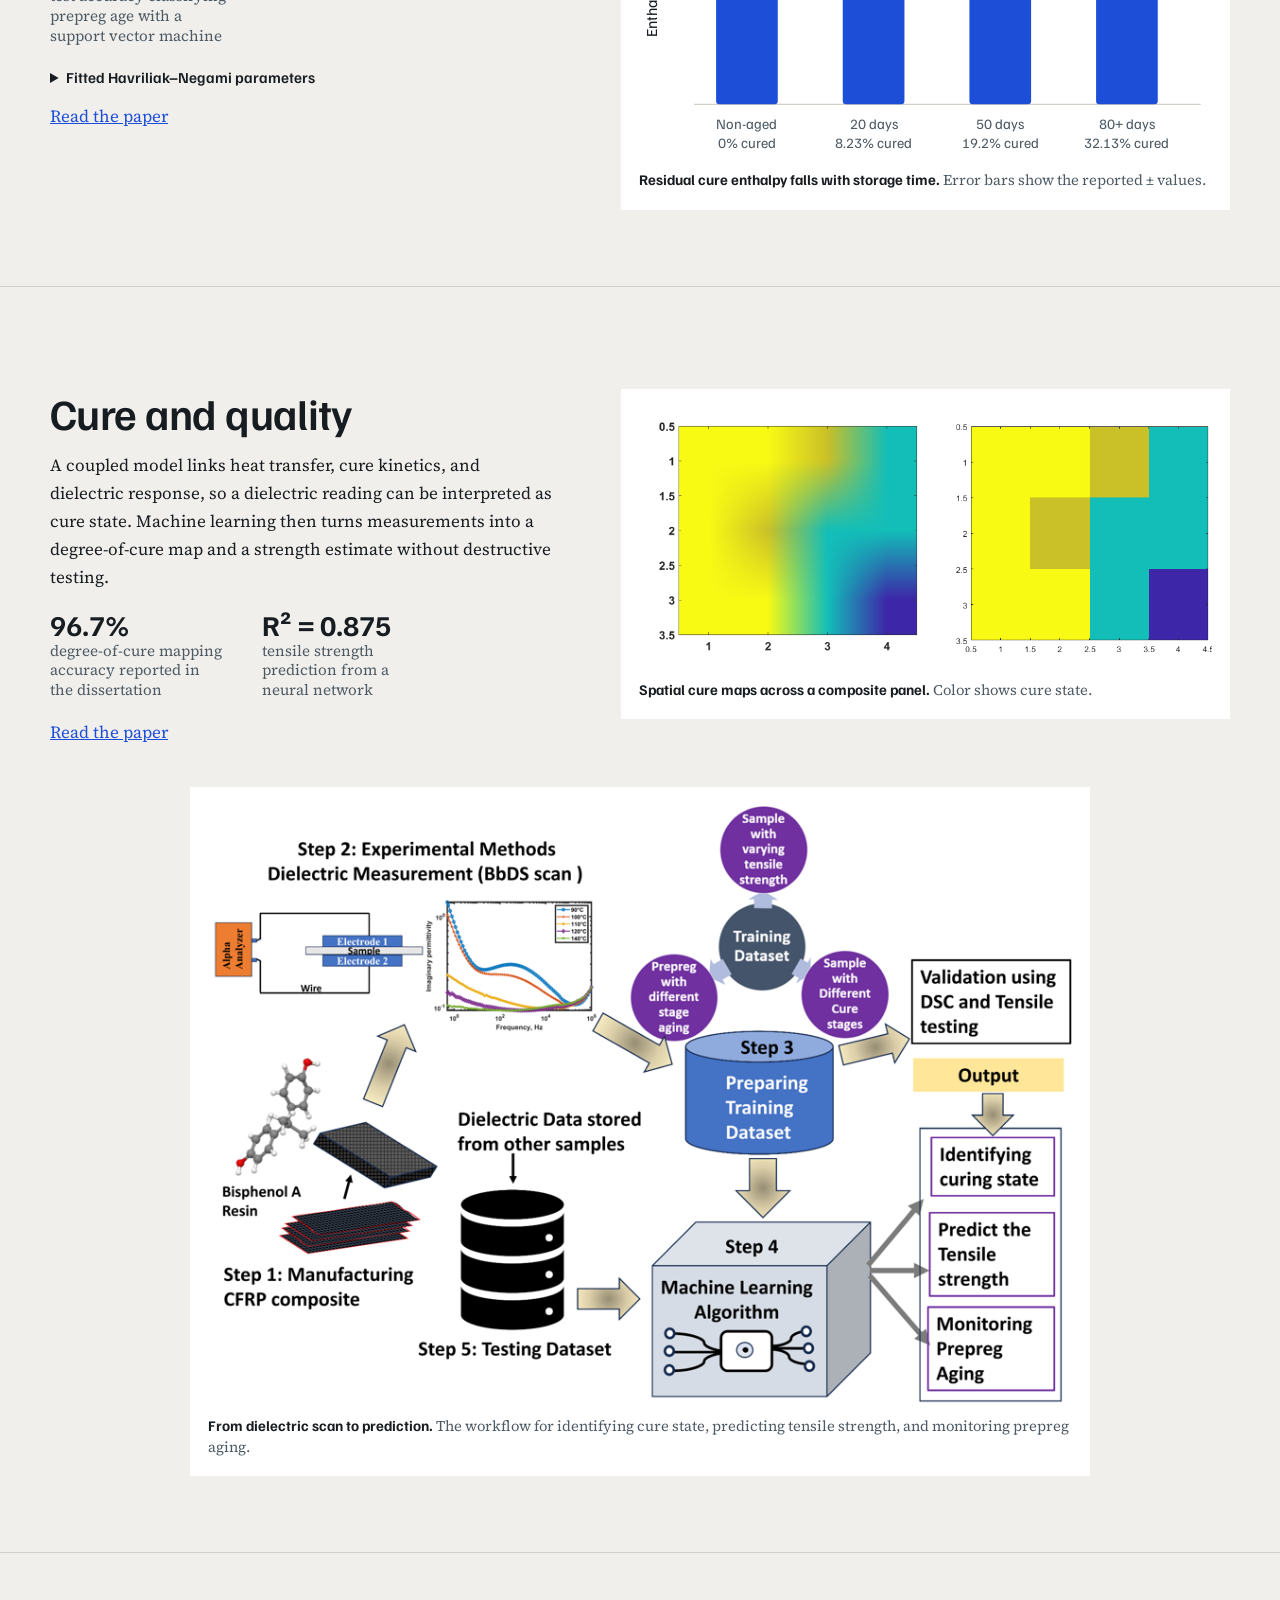
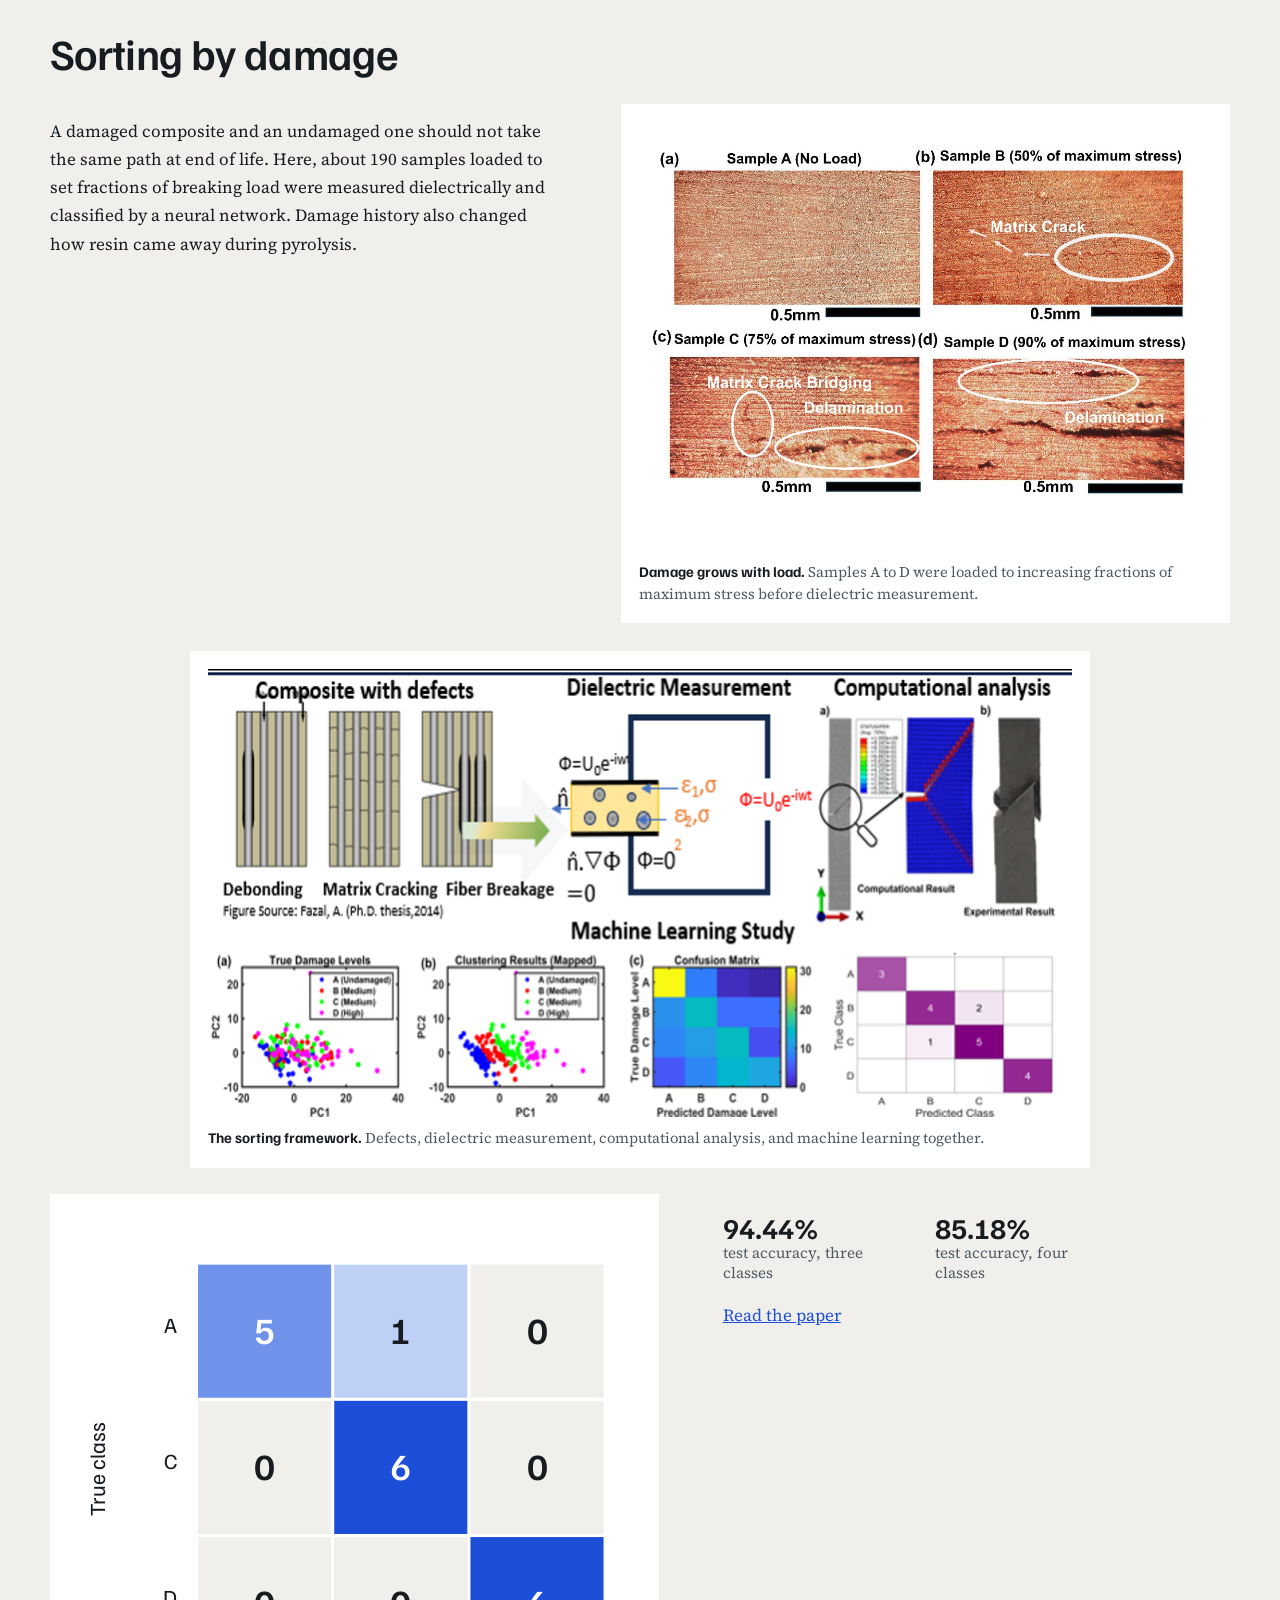
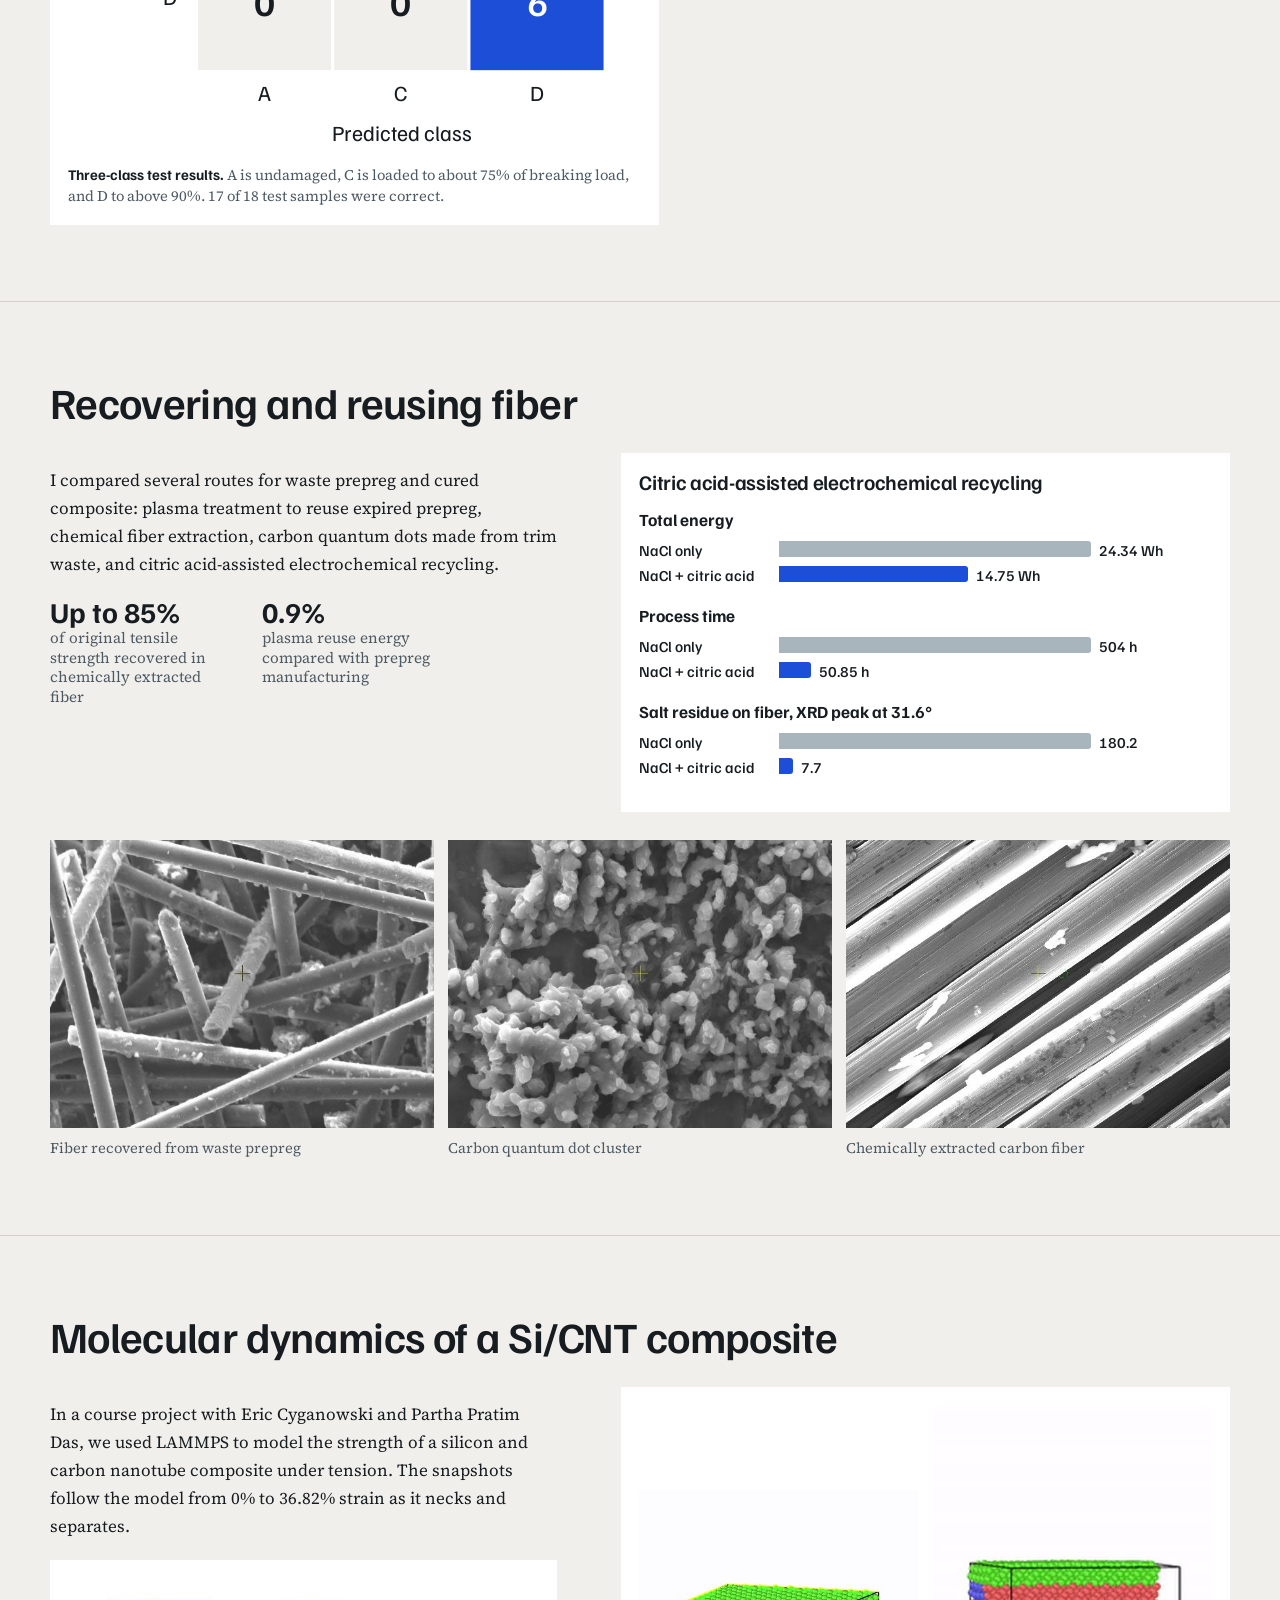
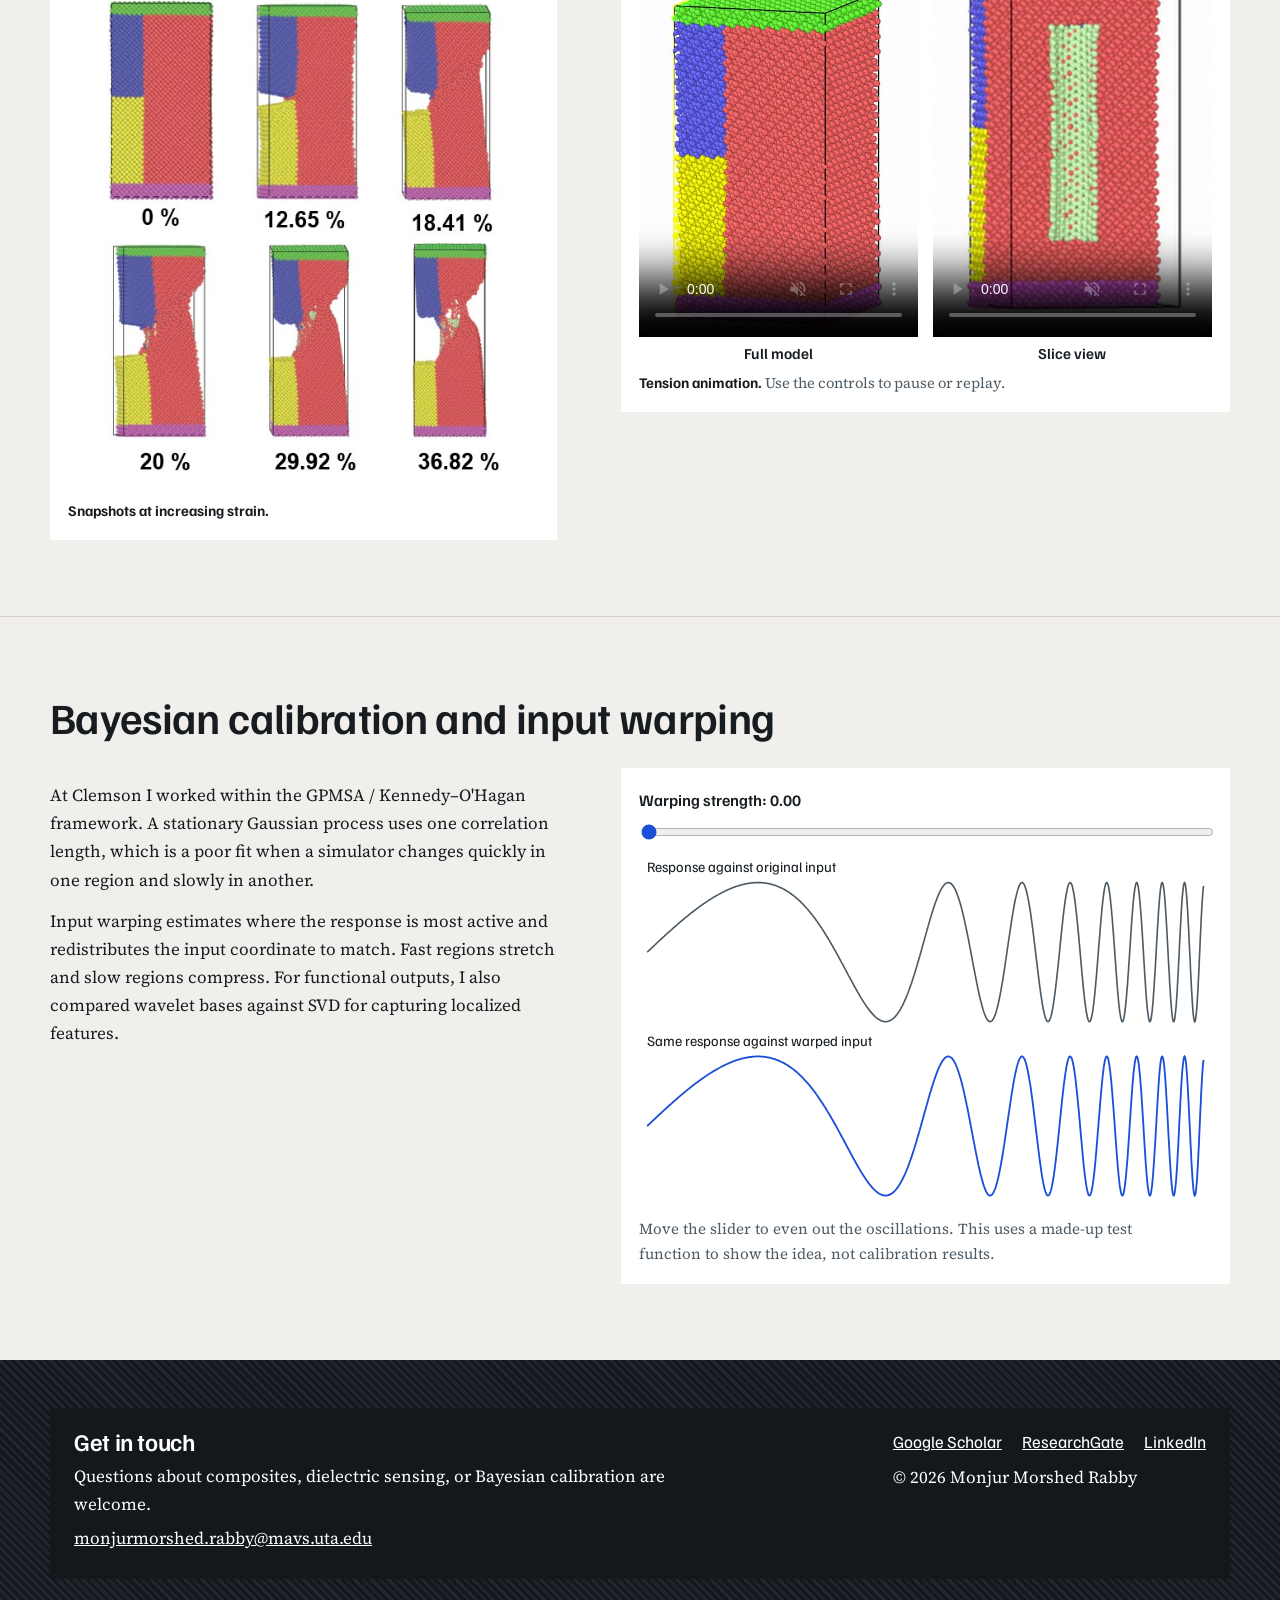
<file: research.html>
<!DOCTYPE html>
<html lang="en"><head><meta charset="UTF-8"><meta name="viewport" content="width=device-width, initial-scale=1">
<title>Research | Monjur Morshed Rabby</title><meta name="description" content="Composite aging, cure monitoring, damage sorting, recycling, and Bayesian calibration research by Monjur Morshed Rabby."><link rel="canonical" href="https://mrabby07.github.io/research.html">
<meta property="og:type" content="profile"><meta property="og:title" content="Research | Monjur Morshed Rabby"><meta property="og:description" content="Composite aging, cure monitoring, damage sorting, recycling, and Bayesian calibration research by Monjur Morshed Rabby."><meta property="og:url" content="https://mrabby07.github.io/research.html"><meta name="twitter:card" content="summary">
<link rel="icon" href="data:image/svg+xml,%3Csvg xmlns='http://www.w3.org/2000/svg' viewBox='0 0 32 32'%3E%3Crect width='32' height='32' fill='%23171C21'/%3E%3Cpath d='M3 9C10 9 12 24 19 24s7-3 10-3' fill='none' stroke='%23F0B44C' stroke-width='3' stroke-linecap='round'/%3E%3C/svg%3E">
<link rel="preconnect" href="https://fonts.googleapis.com"><link rel="preconnect" href="https://fonts.gstatic.com" crossorigin>
<link href="https://fonts.googleapis.com/css2?family=Familjen+Grotesk:wght@400;500;600;700&family=Source+Serif+4:ital,opsz,wght@0,8..60,400;0,8..60,600;1,8..60,400&display=swap" rel="stylesheet">
<link rel="stylesheet" href="assets/site.css"></head><body>
<a class="skip" href="#main">Skip to content</a>
<nav class="nav" aria-label="Main"><div class="wrap"><a class="brand" href="index.html">Monjur M. Rabby</a><ul><li><a href="index.html">Home</a></li><li><a href="research.html" aria-current="page">Research</a></li><li><a href="publications.html">Publications</a></li><li><a href="cv.html">CV</a></li></ul></div></nav>
<main id="main"><header class="hero"><div class="wrap"><h1 style="font-size:clamp(2.4rem,6vw,4.4rem)">One material,<br>followed through its whole life</h1><p class="lede">My PhD built a dielectric assessment framework for fiber-reinforced polymer composites. My work since then asks how far models of such systems can be trusted.</p></div></header>
<section style="padding-top:0;border:0"><div class="wrap"><ol class="life">
<li><a href="#aging">Prepreg aging</a><p>Is stored material still fit to use?</p></li><li><a href="#cure">Cure and quality</a><p>Did the part cure as intended?</p></li><li><a href="#damage">Service damage</a><p>How damaged is it, and where should it go next?</p></li><li><a href="#recycling">End of life</a><p>How do we recover and reuse the fiber?</p></li></ol></div></section>
<section><div class="wrap split"><div><h2>How the measurement works</h2><p>Broadband dielectric spectroscopy applies an alternating voltage across a sample and records the current's amplitude and phase shift across frequency. Polymer chemistry, moisture, and damage all change that response, and the part stays intact.</p></div><figure class="fig"><svg class="chart" viewBox="0 0 560 300" role="img" aria-label="Schematic: an AC generator applies voltage across a composite sample between two electrodes while an analyzer measures voltage and the current phase shift."><g fill="none" stroke="#171C21" stroke-width="2"><circle cx="70" cy="150" r="40"/><path d="M48 150c8-18 14-18 22 0s14 18 22 0"/><path d="M70 110V50H400V115M70 190V250H400V185"/><circle cx="190" cy="50" r="22" fill="#fff"/><circle cx="190" cy="250" r="22" fill="#fff"/></g><rect x="320" y="115" width="160" height="14" fill="#4D5A64"/><rect x="320" y="171" width="160" height="14" fill="#4D5A64"/><rect x="320" y="129" width="160" height="42" fill="#1D4ED8"/><g font-size="16" fill="#171C21"><text x="190" y="56" text-anchor="middle" font-weight="700">V</text><text x="190" y="256" text-anchor="middle" font-weight="700">I</text><text x="70" y="212" text-anchor="middle" dy="10"> </text><text x="10" y="222">AC generator</text><text x="220" y="36">Voltage channel</text><text x="220" y="284">Current channel</text><text x="400" y="155" text-anchor="middle" fill="#fff" font-weight="600">Composite sample</text><text x="490" y="126">Electrode</text><text x="490" y="182">Electrode</text></g></svg><figcaption class="fig-cap"><b>Simplified measurement setup.</b> Redrawn for this site.</figcaption></figure></div></section>
<section id="aging"><div class="wrap"><h2>Prepreg aging</h2><div class="split"><div><p>Prepreg keeps slowly curing during room-temperature storage. As it aged, enthalpy fell and dielectric relaxation shifted, and those changes tracked the mechanical performance of the final part.</p><div class="kpis"><div class="kpi"><b>93.3%</b>test accuracy classifying prepreg age with a support vector machine</div></div>
<details><summary>Fitted Havriliak–Negami parameters</summary><div class="tablewrap"><table><thead><tr><th>Sample</th><th>Δε</th><th>τ (s)</th><th>α</th><th>β</th></tr></thead><tbody><tr><td>Non-aged</td><td>8.68</td><td>0.63</td><td>0.48</td><td>0.24</td></tr><tr><td>10 days</td><td>4.80</td><td>1.51</td><td>0.48</td><td>0.25</td></tr><tr><td>30 days</td><td>2.45</td><td>2.19</td><td>0.48</td><td>0.26</td></tr><tr><td>40 days</td><td>1.72</td><td>2.77</td><td>0.48</td><td>0.24</td></tr></tbody></table></div></details>
<p><a href="https://doi.org/10.1177/09673911221145053" target="_blank" rel="noopener">Read the paper</a></p></div><figure class="fig"><svg class="chart" viewBox="0 0 520 300" role="img" aria-label="Enthalpy falls from 70.68 joules per gram in non-aged prepreg to 47.96 joules per gram after more than 80 days."><line x1="50" x2="510" y1="250" y2="250" class="axis"/><text x="16" y="150" transform="rotate(-90 16 150)" text-anchor="middle" class="axlabel">Enthalpy (J/g)</text><rect x="70" y="55.6" width="56" height="194.4" rx="3" fill="#1D4ED8"/><line x1="98" x2="98" y1="50.6" y2="60.6" stroke="#171C21" stroke-width="1.5"/><text x="98" y="43.6" text-anchor="middle" class="axlabel">70.7</text><text x="98" y="272" text-anchor="middle" class="tick">Non-aged</text><text x="98" y="290" text-anchor="middle" class="tick">0% cured</text><title>Non-aged: 70.68 ± 1.82 J/g, degree of cure 0%</title><rect x="185" y="71.6" width="56" height="178.4" rx="3" fill="#1D4ED8"/><line x1="213" x2="213" y1="64.5" y2="78.8" stroke="#171C21" stroke-width="1.5"/><text x="213" y="57.5" text-anchor="middle" class="axlabel">64.9</text><text x="213" y="272" text-anchor="middle" class="tick">20 days</text><text x="213" y="290" text-anchor="middle" class="tick">8.23% cured</text><title>20 days: 64.86 ± 2.6 J/g, degree of cure 8.23%</title><rect x="300" y="93.0" width="56" height="157.0" rx="3" fill="#1D4ED8"/><line x1="328" x2="328" y1="78.9" y2="107.0" stroke="#171C21" stroke-width="1.5"/><text x="328" y="71.9" text-anchor="middle" class="axlabel">57.1</text><text x="328" y="272" text-anchor="middle" class="tick">50 days</text><text x="328" y="290" text-anchor="middle" class="tick">19.2% cured</text><title>50 days: 57.1 ± 5.11 J/g, degree of cure 19.2%</title><rect x="415" y="118.1" width="56" height="131.9" rx="3" fill="#1D4ED8"/><line x1="443" x2="443" y1="107.0" y2="129.2" stroke="#171C21" stroke-width="1.5"/><text x="443" y="100.0" text-anchor="middle" class="axlabel">48.0</text><text x="443" y="272" text-anchor="middle" class="tick">80+ days</text><text x="443" y="290" text-anchor="middle" class="tick">32.13% cured</text><title>80+ days: 47.96 ± 4.04 J/g, degree of cure 32.13%</title></svg><figcaption class="fig-cap"><b>Residual cure enthalpy falls with storage time.</b> Error bars show the reported ± values.</figcaption></figure></div></div></section>
<section id="cure"><div class="wrap split"><div><h2>Cure and quality</h2><p>A coupled model links heat transfer, cure kinetics, and dielectric response, so a dielectric reading can be interpreted as cure state. Machine learning then turns measurements into a degree-of-cure map and a strength estimate without destructive testing.</p><div class="kpis"><div class="kpi"><b>96.7%</b>degree-of-cure mapping accuracy reported in the dissertation</div><div class="kpi"><b>R² = 0.875</b>tensile strength prediction from a neural network</div></div><p><a href="https://doi.org/10.1002/pc.27891" target="_blank" rel="noopener">Read the paper</a></p></div><figure class="fig"><div class="maps"><img src="assets/img/cure-map-a.png" alt="Smooth color map of cure state across a composite panel" loading="lazy"><img src="assets/img/cure-map-b.png" alt="Grid-cell color map of cure state across the same panel" loading="lazy"></div><figcaption class="fig-cap"><b>Spatial cure maps across a composite panel.</b> Color shows cure state.</figcaption></figure></div><div class="wrap"><figure class="fig wide-fig"><img src="assets/img/cure-workflow.png" alt="Workflow: manufacture CFRP composite, measure with broadband dielectric spectroscopy, prepare a training dataset from aged prepreg, cure stages and tensile samples, validate with DSC and tensile testing, then use machine learning to identify cure state, predict tensile strength and monitor prepreg aging" loading="lazy"><figcaption class="fig-cap"><b>From dielectric scan to prediction.</b> The workflow for identifying cure state, predicting tensile strength, and monitoring prepreg aging.</figcaption></figure></div></section>
<section id="damage"><div class="wrap"><h2>Sorting by damage</h2><div class="split"><div><p>A damaged composite and an undamaged one should not take the same path at end of life. Here, about 190 samples loaded to set fractions of breaking load were measured dielectrically and classified by a neural network. Damage history also changed how resin came away during pyrolysis.</p></div><figure class="fig"><img src="assets/img/damage-micrographs.jpg" alt="Micrographs of four composite samples: no visible damage with no load, matrix cracks at 50 percent of maximum stress, matrix crack bridging and delamination at 75 percent, and delamination at 90 percent" loading="lazy"><figcaption class="fig-cap"><b>Damage grows with load.</b> Samples A to D were loaded to increasing fractions of maximum stress before dielectric measurement.</figcaption></figure></div><figure class="fig wide-fig"><img src="assets/img/sorting-framework.png" alt="Framework combining composite defects, dielectric measurement, computational analysis of damage, and a machine learning study with clustering plots and confusion matrices" loading="lazy"><figcaption class="fig-cap"><b>The sorting framework.</b> Defects, dielectric measurement, computational analysis, and machine learning together.</figcaption></figure><div class="split rev"><figure class="fig"><svg class="chart" viewBox="0 0 370 350" role="img" aria-label="Three-class test confusion matrix. 17 of 18 samples are classified correctly; one A sample was predicted as C."><text x="216" y="20" text-anchor="middle" class="tick"></text><text x="66" y="78" text-anchor="middle" class="axlabel">A</text><rect x="84" y="34" width="86" height="86" fill="#6F93EA"><title>True A, predicted A: 5</title></rect><text x="127" y="85" text-anchor="middle" font-size="24" font-weight="600" fill="#fff">5</text><rect x="172" y="34" width="86" height="86" fill="#BFD0F7"><title>True A, predicted C: 1</title></rect><text x="215" y="85" text-anchor="middle" font-size="24" font-weight="600" fill="#171C21">1</text><rect x="260" y="34" width="86" height="86" fill="#F1EFEB"><title>True A, predicted D: 0</title></rect><text x="303" y="85" text-anchor="middle" font-size="24" font-weight="600" fill="#171C21">0</text><text x="127" y="316" text-anchor="middle" class="axlabel">A</text><text x="66" y="166" text-anchor="middle" class="axlabel">C</text><rect x="84" y="122" width="86" height="86" fill="#F1EFEB"><title>True C, predicted A: 0</title></rect><text x="127" y="173" text-anchor="middle" font-size="24" font-weight="600" fill="#171C21">0</text><rect x="172" y="122" width="86" height="86" fill="#1D4ED8"><title>True C, predicted C: 6</title></rect><text x="215" y="173" text-anchor="middle" font-size="24" font-weight="600" fill="#fff">6</text><rect x="260" y="122" width="86" height="86" fill="#F1EFEB"><title>True C, predicted D: 0</title></rect><text x="303" y="173" text-anchor="middle" font-size="24" font-weight="600" fill="#171C21">0</text><text x="215" y="316" text-anchor="middle" class="axlabel">C</text><text x="66" y="254" text-anchor="middle" class="axlabel">D</text><rect x="84" y="210" width="86" height="86" fill="#F1EFEB"><title>True D, predicted A: 0</title></rect><text x="127" y="261" text-anchor="middle" font-size="24" font-weight="600" fill="#171C21">0</text><rect x="172" y="210" width="86" height="86" fill="#F1EFEB"><title>True D, predicted C: 0</title></rect><text x="215" y="261" text-anchor="middle" font-size="24" font-weight="600" fill="#171C21">0</text><rect x="260" y="210" width="86" height="86" fill="#1D4ED8"><title>True D, predicted D: 6</title></rect><text x="303" y="261" text-anchor="middle" font-size="24" font-weight="600" fill="#fff">6</text><text x="303" y="316" text-anchor="middle" class="axlabel">D</text><text x="216" y="342" text-anchor="middle" class="axlabel">Predicted class</text><text x="24" y="166" transform="rotate(-90 24 166)" text-anchor="middle" class="axlabel">True class</text></svg><figcaption class="fig-cap"><b>Three-class test results.</b> A is undamaged, C is loaded to about 75% of breaking load, and D to above 90%. 17 of 18 test samples were correct.</figcaption></figure><div><div class="kpis"><div class="kpi"><b>94.44%</b>test accuracy, three classes</div><div class="kpi"><b>85.18%</b>test accuracy, four classes</div></div><p><a href="https://doi.org/10.1016/j.compositesb.2025.113007" target="_blank" rel="noopener">Read the paper</a></p></div></div></div></section>
<section id="recycling"><div class="wrap"><h2>Recovering and reusing fiber</h2><div class="split"><div><p>I compared several routes for waste prepreg and cured composite: plasma treatment to reuse expired prepreg, chemical fiber extraction, carbon quantum dots made from trim waste, and citric acid-assisted electrochemical recycling.</p><div class="kpis"><div class="kpi"><b>Up to 85%</b>of original tensile strength recovered in chemically extracted fiber</div><div class="kpi"><b>0.9%</b>plasma reuse energy compared with prepreg manufacturing</div></div></div><div class="fig"><h3 style="margin-bottom:12px">Citric acid-assisted electrochemical recycling</h3><div style="margin-bottom:18px"><b style="font-family:Familjen Grotesk,sans-serif">Total energy</b><div style="display:grid;grid-template-columns:130px 1fr;align-items:center;gap:10px;margin-top:6px;font:500 .95rem Familjen Grotesk,sans-serif"><span>NaCl only</span><span style="display:flex;align-items:center;gap:8px"><span style="display:block;height:16px;width:72.0%;background:#A9B5BC;border-radius:0 3px 3px 0"></span>24.34 Wh</span></div><div style="display:grid;grid-template-columns:130px 1fr;align-items:center;gap:10px;margin-top:6px;font:500 .95rem Familjen Grotesk,sans-serif"><span>NaCl + citric acid</span><span style="display:flex;align-items:center;gap:8px"><span style="display:block;height:16px;width:43.6%;background:#1D4ED8;border-radius:0 3px 3px 0"></span>14.75 Wh</span></div></div><div style="margin-bottom:18px"><b style="font-family:Familjen Grotesk,sans-serif">Process time</b><div style="display:grid;grid-template-columns:130px 1fr;align-items:center;gap:10px;margin-top:6px;font:500 .95rem Familjen Grotesk,sans-serif"><span>NaCl only</span><span style="display:flex;align-items:center;gap:8px"><span style="display:block;height:16px;width:72.0%;background:#A9B5BC;border-radius:0 3px 3px 0"></span>504 h</span></div><div style="display:grid;grid-template-columns:130px 1fr;align-items:center;gap:10px;margin-top:6px;font:500 .95rem Familjen Grotesk,sans-serif"><span>NaCl + citric acid</span><span style="display:flex;align-items:center;gap:8px"><span style="display:block;height:16px;width:7.3%;background:#1D4ED8;border-radius:0 3px 3px 0"></span>50.85 h</span></div></div><div style="margin-bottom:18px"><b style="font-family:Familjen Grotesk,sans-serif">Salt residue on fiber, XRD peak at 31.6°</b><div style="display:grid;grid-template-columns:130px 1fr;align-items:center;gap:10px;margin-top:6px;font:500 .95rem Familjen Grotesk,sans-serif"><span>NaCl only</span><span style="display:flex;align-items:center;gap:8px"><span style="display:block;height:16px;width:72.0%;background:#A9B5BC;border-radius:0 3px 3px 0"></span>180.2 </span></div><div style="display:grid;grid-template-columns:130px 1fr;align-items:center;gap:10px;margin-top:6px;font:500 .95rem Familjen Grotesk,sans-serif"><span>NaCl + citric acid</span><span style="display:flex;align-items:center;gap:8px"><span style="display:block;height:16px;width:3.1%;background:#1D4ED8;border-radius:0 3px 3px 0"></span>7.7 </span></div></div></div></div>
<div class="gallery"><figure class="fig"><img src="assets/img/recycled-fiber.jpg" alt="Scanning electron micrograph of recycled carbon fibers" loading="lazy"><figcaption class="fig-cap">Fiber recovered from waste prepreg</figcaption></figure><figure class="fig"><img src="assets/img/quantum-dots.jpg" alt="Scanning electron micrograph of a carbon quantum dot cluster" loading="lazy"><figcaption class="fig-cap">Carbon quantum dot cluster</figcaption></figure><figure class="fig"><img src="assets/img/extracted-fiber.jpg" alt="Scanning electron micrograph of chemically extracted carbon fiber" loading="lazy"><figcaption class="fig-cap">Chemically extracted carbon fiber</figcaption></figure></div></div></section>
<section id="md"><div class="wrap"><h2>Molecular dynamics of a Si/CNT composite</h2><div class="split"><div><p>In a course project with Eric Cyganowski and Partha Pratim Das, we used LAMMPS to model the strength of a silicon and carbon nanotube composite under tension. The snapshots follow the model from 0% to 36.82% strain as it necks and separates.</p><figure class="fig" style="margin-top:20px"><img src="assets/img/si-cnt-snapshots.jpg" alt="Six snapshots of the Si/CNT model at 0, 12.65, 18.41, 20, 29.92 and 36.82 percent strain" width="509" height="620" loading="lazy" style="max-width:420px;margin:auto"><figcaption class="fig-cap"><b>Snapshots at increasing strain.</b></figcaption></figure></div><figure class="fig"><div class="md-videos"><div><video src="assets/img/si-cnt-full.mp4" poster="assets/img/si-cnt-full.jpg" muted loop playsinline autoplay controls aria-label="Animation of the full Si/CNT model stretching under tension until it separates"></video><p class="md-label">Full model</p></div><div><video src="assets/img/si-cnt-slice.mp4" poster="assets/img/si-cnt-slice.jpg" muted loop playsinline autoplay controls aria-label="Animation of a slice through the Si/CNT model, showing the interior during tension"></video><p class="md-label">Slice view</p></div></div><figcaption class="fig-cap"><b>Tension animation.</b> Use the controls to pause or replay.</figcaption></figure></div></div></section>
<section id="calibration"><div class="wrap"><h2>Bayesian calibration and input warping</h2><div class="split"><div><p>At Clemson I worked within the GPMSA / Kennedy–O'Hagan framework. A stationary Gaussian process uses one correlation length, which is a poor fit when a simulator changes quickly in one region and slowly in another.</p><p>Input warping estimates where the response is most active and redistributes the input coordinate to match. Fast regions stretch and slow regions compress. For functional outputs, I also compared wavelet bases against SVD for capturing localized features.</p></div><div class="fig"><label for="lambda" style="font:600 1rem Familjen Grotesk,sans-serif">Warping strength: <span id="lambda-v"></span></label><input id="lambda" type="range" min="0" max="1" step="0.01" value="0" style="width:100%;accent-color:#1D4ED8;height:32px"><div class="plot" id="warp-plot"></div><p class="note" style="margin-bottom:0">Move the slider to even out the oscillations. This uses a made-up test function to show the idea, not calibration results.</p></div></div></div></section></main>
<footer id="contact"><div class="wrap"><div class="inner"><div><h2>Get in touch</h2><p>Questions about composites, dielectric sensing, or Bayesian calibration are welcome.</p><p><a href="mailto:monjurmorshed.rabby@mavs.uta.edu">monjurmorshed.rabby@mavs.uta.edu</a></p></div><div><ul><li><a href="https://scholar.google.com/citations?user=is3o6EQAAAAJ&amp;hl=en" rel="noopener" target="_blank">Google Scholar</a></li><li><a href="https://www.researchgate.net/profile/Monjur-Morshed-Rabby" rel="noopener" target="_blank">ResearchGate</a></li><li><a href="https://www.linkedin.com/in/monjur-morshed-rabby-phd-6b66141a7" rel="noopener" target="_blank">LinkedIn</a></li></ul><p class="small">© 2026 Monjur Morshed Rabby</p></div></div></div></footer>
<script src="assets/site.js"></script></body></html>
</file>
<file: assets/site.css>
:root{--carbon:#171C21;--slate:#4D5A64;--rule:#D3D0C9;--glass:#F1EFEB;--white:#FFFFFF;--cobalt:#1D4ED8;--cobalt-dark:#173EA8;--resin:#B86E00;--ghost:#A9B5BC;--measure:68ch}
*{box-sizing:border-box}
html{scroll-behavior:smooth;color-scheme:light}
body{margin:0;background:var(--glass);color:var(--carbon);font:400 1.0625rem/1.65 "Source Serif 4",Georgia,serif}
h1,h2,h3,.nav,.btn,.fig-cap b,.filters,.step,.kpi b,table{font-family:"Familjen Grotesk","Segoe UI",sans-serif}
h1,h2,h3{line-height:1.12;margin:0;font-weight:600;letter-spacing:-.015em}
h1{font-size:clamp(2.7rem,8vw,6.2rem);letter-spacing:-.035em;line-height:.98}
h2{font-size:clamp(1.8rem,4vw,2.7rem)}
h3{font-size:1.3rem}
p{margin:.8em 0;max-width:var(--measure)}
a{color:var(--cobalt)}
a:hover{color:var(--cobalt-dark)}
:focus-visible{outline:3px solid var(--resin);outline-offset:2px}
.wrap{width:min(1180px,100% - 40px);margin-inline:auto}
.skip{position:absolute;left:-999px}.skip:focus{left:12px;top:12px;background:#fff;padding:8px;z-index:9}
.nav{position:sticky;top:0;z-index:5;background:var(--carbon);color:#fff}
.nav .wrap{display:flex;justify-content:space-between;align-items:center;gap:16px;min-height:56px;flex-wrap:wrap}
.nav a{color:#fff;text-decoration:none}
.brand{font-weight:600}
.nav ul{display:flex;gap:22px;list-style:none;margin:0;padding:0;flex-wrap:wrap}
.nav li a{padding:4px 0;border-bottom:2px solid transparent}
.nav li a:hover,.nav li a[aria-current]{border-color:#F0B44C}
.hero{padding:clamp(40px,7vw,84px) 0 28px}
.title{font:500 clamp(1.1rem,2.2vw,1.4rem)/1.35 "Familjen Grotesk",sans-serif;margin:1rem 0 .15rem}
.prev{color:var(--slate);font:500 1rem/1.4 "Familjen Grotesk",sans-serif;margin:0}
.lede{font-size:clamp(1.15rem,2.1vw,1.4rem);line-height:1.5;max-width:44ch;margin-top:1.4rem}
.actions{display:flex;flex-wrap:wrap;gap:10px;margin-top:1.6rem}
.btn{display:inline-block;padding:10px 18px;text-decoration:none;font-weight:600;border:2px solid var(--carbon);color:var(--carbon);background:transparent}
.btn:hover{background:var(--carbon);color:#fff}
.btn.solid{background:var(--cobalt);border-color:var(--cobalt);color:#fff}.btn.solid:hover{background:var(--cobalt-dark);border-color:var(--cobalt-dark)}
.spectrum{background:var(--white);border-top:3px solid var(--carbon);padding:26px 0 30px}
.spectrum-head{display:flex;flex-wrap:wrap;gap:12px 40px;justify-content:space-between;align-items:end}
.spectrum h2{font-size:1.5rem}
.age{min-width:min(420px,100%);flex:1 1 300px;max-width:520px;font-family:"Familjen Grotesk",sans-serif}
.age label{font-weight:600;display:block}
.age input{width:100%;accent-color:var(--cobalt);height:32px}
.ticks{display:flex;justify-content:space-between;font-size:.9rem;color:var(--slate)}
.readout{display:flex;gap:28px;margin-top:6px;font:500 1rem "Familjen Grotesk",sans-serif}
.readout b{font-size:1.4rem;display:block;line-height:1.1}
svg.chart{display:block;width:100%;height:auto;overflow:visible;font-family:"Familjen Grotesk",sans-serif}
.axis{stroke:var(--rule);stroke-width:1}.grid{stroke:#E5EAED;stroke-width:1}
.tick{font-size:13px;fill:var(--slate)}.axlabel{font-size:14px;fill:var(--carbon)}
.tip{position:absolute;pointer-events:none;background:var(--carbon);color:#fff;padding:5px 9px;font:500 .85rem/1.35 "Familjen Grotesk",sans-serif;white-space:nowrap;transform:translate(-50%,-120%);display:none}
.plot{position:relative}
section{padding:clamp(44px,6vw,76px) 0;border-top:1px solid var(--rule)}
.note{color:var(--slate);font-size:.95rem}
.three{display:grid;grid-template-columns:repeat(3,1fr);gap:36px}
.three a{font-family:"Familjen Grotesk",sans-serif;font-weight:600}
.split{display:grid;grid-template-columns:minmax(0,5fr) minmax(0,6fr);gap:clamp(28px,5vw,64px);align-items:start;margin-top:26px}
.split.rev{grid-template-columns:minmax(0,6fr) minmax(0,5fr)}
figure{margin:0}.fig{background:var(--white);padding:18px}
.fig-cap{font-size:.92rem;color:var(--slate);margin-top:10px;line-height:1.45}.fig-cap b{color:var(--carbon)}
figure img{display:block;width:100%;height:auto}
.gallery{display:grid;grid-template-columns:repeat(3,1fr);gap:14px;margin-top:28px}
.gallery .fig{padding:0;background:none}.gallery img{aspect-ratio:4/3;object-fit:cover}
.life{display:grid;grid-template-columns:repeat(4,1fr);gap:0;margin-top:26px;list-style:none;padding:0;border-top:4px solid var(--carbon)}
.life li{padding:16px 22px 0 0;position:relative}
.life li::before{content:"";position:absolute;top:-10px;left:0;width:16px;height:16px;border-radius:50%;background:var(--cobalt);border:3px solid var(--glass)}
.life a{font:600 1.15rem/1.2 "Familjen Grotesk",sans-serif;display:block;color:var(--carbon)}
.life p{font-size:.97rem;margin:.4em 0}
.kpis{display:flex;flex-wrap:wrap;gap:12px 36px;margin:18px 0}
.kpi{font-size:.95rem;color:var(--slate);max-width:22ch;line-height:1.3}.kpi b{display:block;font-size:1.8rem;color:var(--carbon);line-height:1.1}
table{border-collapse:collapse;width:100%;font-size:.95rem}
th,td{padding:7px 10px;text-align:right;border-bottom:1px solid var(--rule)}
th:first-child,td:first-child{text-align:left}
thead th{border-bottom:2px solid var(--carbon)}
.tablewrap{overflow-x:auto}
details{margin-top:10px;font-size:.95rem}summary{cursor:pointer;font-family:"Familjen Grotesk",sans-serif;font-weight:600}
.updates{list-style:none;padding:0;margin:20px 0 0;max-width:760px}
.updates li{display:grid;grid-template-columns:110px 1fr;gap:16px;padding:12px 0;border-top:1px solid var(--rule)}
.updates time{font:600 .98rem "Familjen Grotesk",sans-serif;color:var(--slate)}
.filters{display:flex;flex-wrap:wrap;gap:8px;margin:22px 0;align-items:center}
.filters button{font:600 .95rem "Familjen Grotesk",sans-serif;padding:7px 13px;background:transparent;border:1.5px solid var(--carbon);color:var(--carbon);cursor:pointer;min-height:40px}
.filters button[aria-pressed=true]{background:var(--carbon);color:#fff}
.filters input{font:400 1rem "Source Serif 4",serif;padding:8px 10px;border:1.5px solid var(--slate);flex:1 1 220px;max-width:340px;min-height:40px;background:#fff}
.pubs{list-style:none;margin:0;padding:0;max-width:880px}
.pubs li{padding:14px 0;border-top:1px solid var(--rule)}
.pubs .venue{font-style:italic}
.pubs a{font:600 .92rem "Familjen Grotesk",sans-serif;white-space:nowrap;margin-left:4px}
.pubs li[hidden]{display:none}
.tl{list-style:none;padding:0;margin:24px 0 0}
.tl>li{display:grid;grid-template-columns:150px 1fr;gap:24px;padding:20px 0;border-top:1px solid var(--rule)}
.tl time{font:600 .98rem "Familjen Grotesk",sans-serif;color:var(--slate)}
.tl .org{margin:.1em 0;color:var(--slate)}.tl ul{padding-left:1.1em;margin:.5em 0 0;max-width:var(--measure)}
.lists{display:grid;grid-template-columns:1fr 1fr;gap:clamp(28px,5vw,64px)}
.lists ul{padding-left:1.1em}.lists li{margin:.45em 0}
footer{background:#14181C repeating-linear-gradient(45deg,#1D2329 0 3px,#14181C 3px 6px,#20272D 6px 9px,#14181C 9px 12px);color:#fff;padding:48px 0 30px}
footer a{color:#fff}
footer .inner{background:#14181C;padding:20px 24px;display:flex;flex-wrap:wrap;justify-content:space-between;gap:24px}
footer h2{font-size:1.5rem}
footer ul{list-style:none;padding:0;margin:0;display:flex;flex-wrap:wrap;gap:6px 20px;font-family:"Familjen Grotesk",sans-serif}
footer p{margin:.4em 0}
@media (max-width:820px){.three,.split,.split.rev,.lists{grid-template-columns:1fr}.life{grid-template-columns:1fr;border-top:0;border-left:4px solid var(--carbon);margin-left:8px}.life li{padding:0 0 18px 20px}.life li::before{top:4px;left:-10px}.gallery{grid-template-columns:1fr 1fr}.tl>li,.updates li{grid-template-columns:1fr;gap:4px}.nav ul{gap:14px}}
@media (prefers-reduced-motion:reduce){html{scroll-behavior:auto}}
.maps{display:grid;grid-template-columns:1fr 1fr;gap:10px}
@media (max-width:480px){.maps{grid-template-columns:1fr}}
.wide-fig{max-width:900px;margin:28px auto 0}
.hero-text::after{content:"";display:block;clear:both}
.hero-text h1{font-size:clamp(2.2rem,5.2vw,4.4rem)}
.headshot{float:right;display:block;width:clamp(120px,21vw,250px);height:auto;margin:0 0 16px clamp(14px,3vw,40px);border:2px solid var(--carbon)}
.hero-text .actions{clear:none}
.md-videos{display:grid;grid-template-columns:1fr 1fr;gap:14px;align-items:end}
.md-videos video{display:block;width:100%;height:auto;background:#fff}
.md-label{font:600 .95rem "Familjen Grotesk",sans-serif;text-align:center;margin:.4em 0 0}
.hn-eq{margin-top:18px;display:flex;flex-wrap:wrap;align-items:center;gap:8px 28px}
.hn-eq math{font-size:1.45rem;margin:0}
.hn-eq p{margin:0;flex:1 1 280px}
</file>
